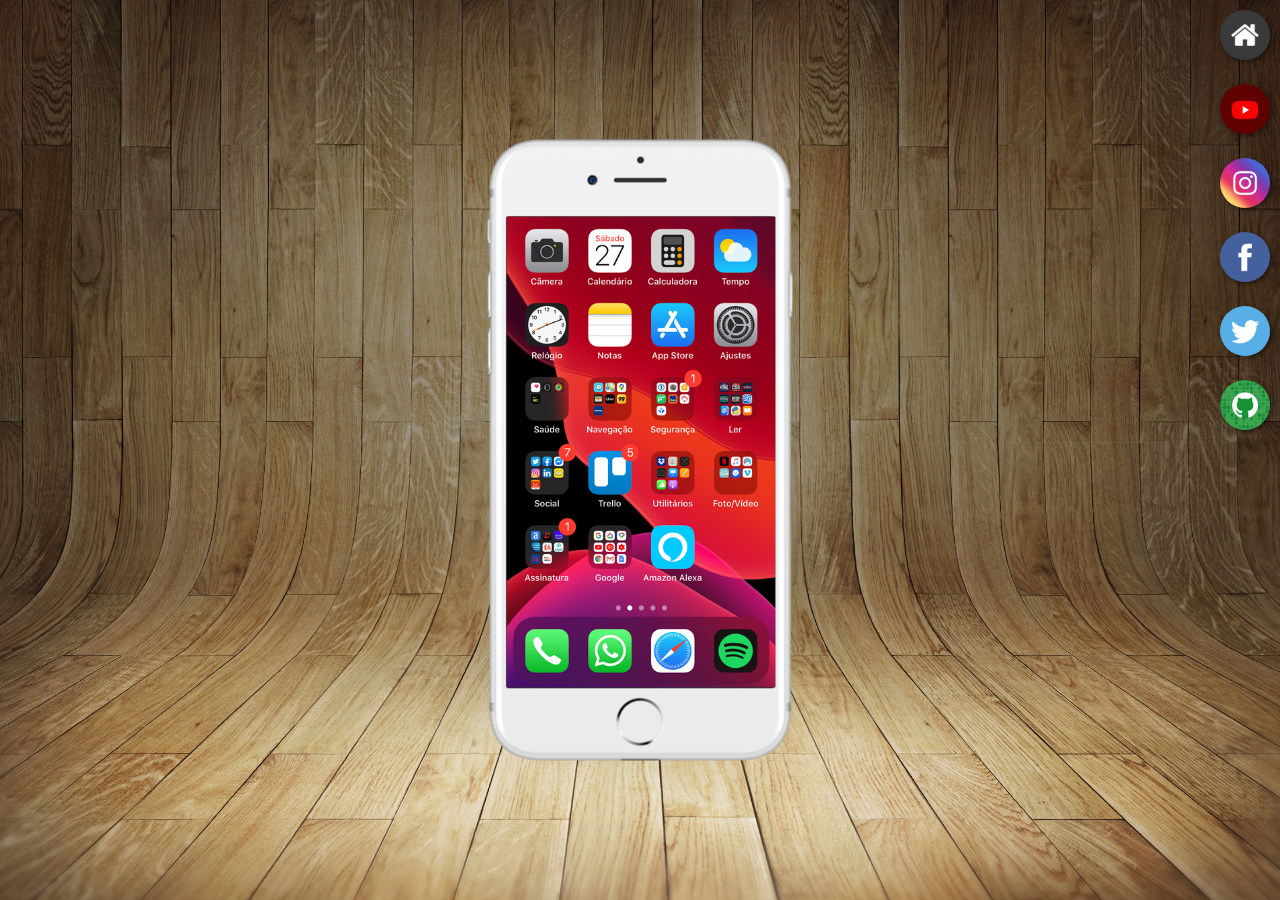
<file: index.html>
<!DOCTYPE html>
<html lang="pt-br">
<head>
    <meta charset="UTF-8">
    <meta http-equiv="X-UA-Compatible" content="IE=edge">
    <meta name="viewport" content="width=device-width, initial-scale=1.0">
    <link rel="shortcut icon" href="favicon.ico" type="image/x-icon">
    <title>Projeto Redes Sociais</title>
    <link rel="stylesheet" href="estilos/style.css">
</head>
<body>
    <main>
        <section id="telefone">
            <iframe src="home.html" name="tela" id="tela" frameborder="0">
                Seu navegador não é compatível com isso.
            </iframe>
        </section>
        <section id="redes-sociais">
            <a href="home.html" target="tela"><img src="imagens/logo-home.jpg" alt="Home"></a> <br>
            <a href="youtube.html" target="tela"><img src="imagens/logo-youtube.jpg" alt="Youtube"></a> <br>
            <a href="instagram.html" target="tela"><img src="imagens/logo-instagram.jpg" alt="Instagram"></a> <br>
            <a href="facebook.html" target="tela"><img src="imagens/logo-facebook.jpg" alt="Facebook"></a> <br>
            <a href="twitter.html" target="tela"><img src="imagens/logo-twitter.jpg" alt="Twitter"></a> <br>
            <a href="github.html" target="tela"><img src="imagens/logo-github.jpg" alt="Github"></a>
        </section>
    </main>
</body>
</html>
</file>
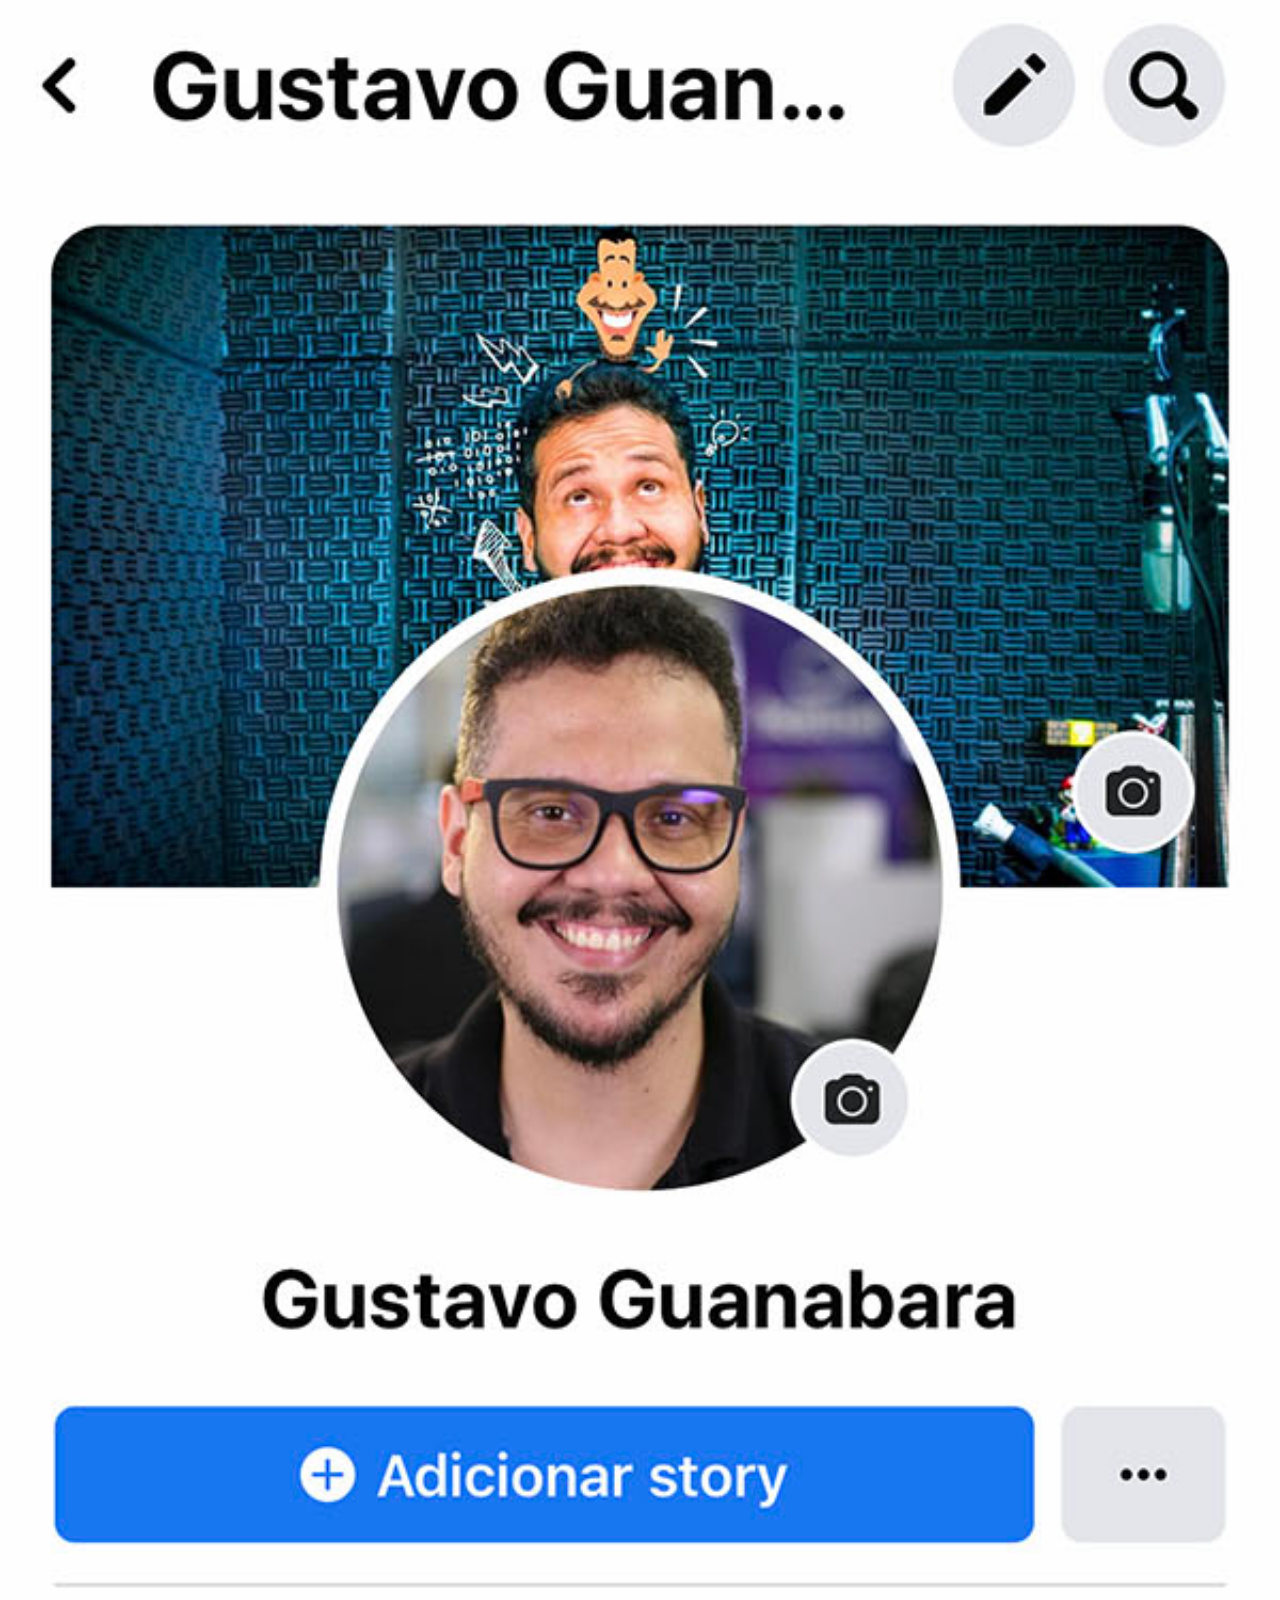
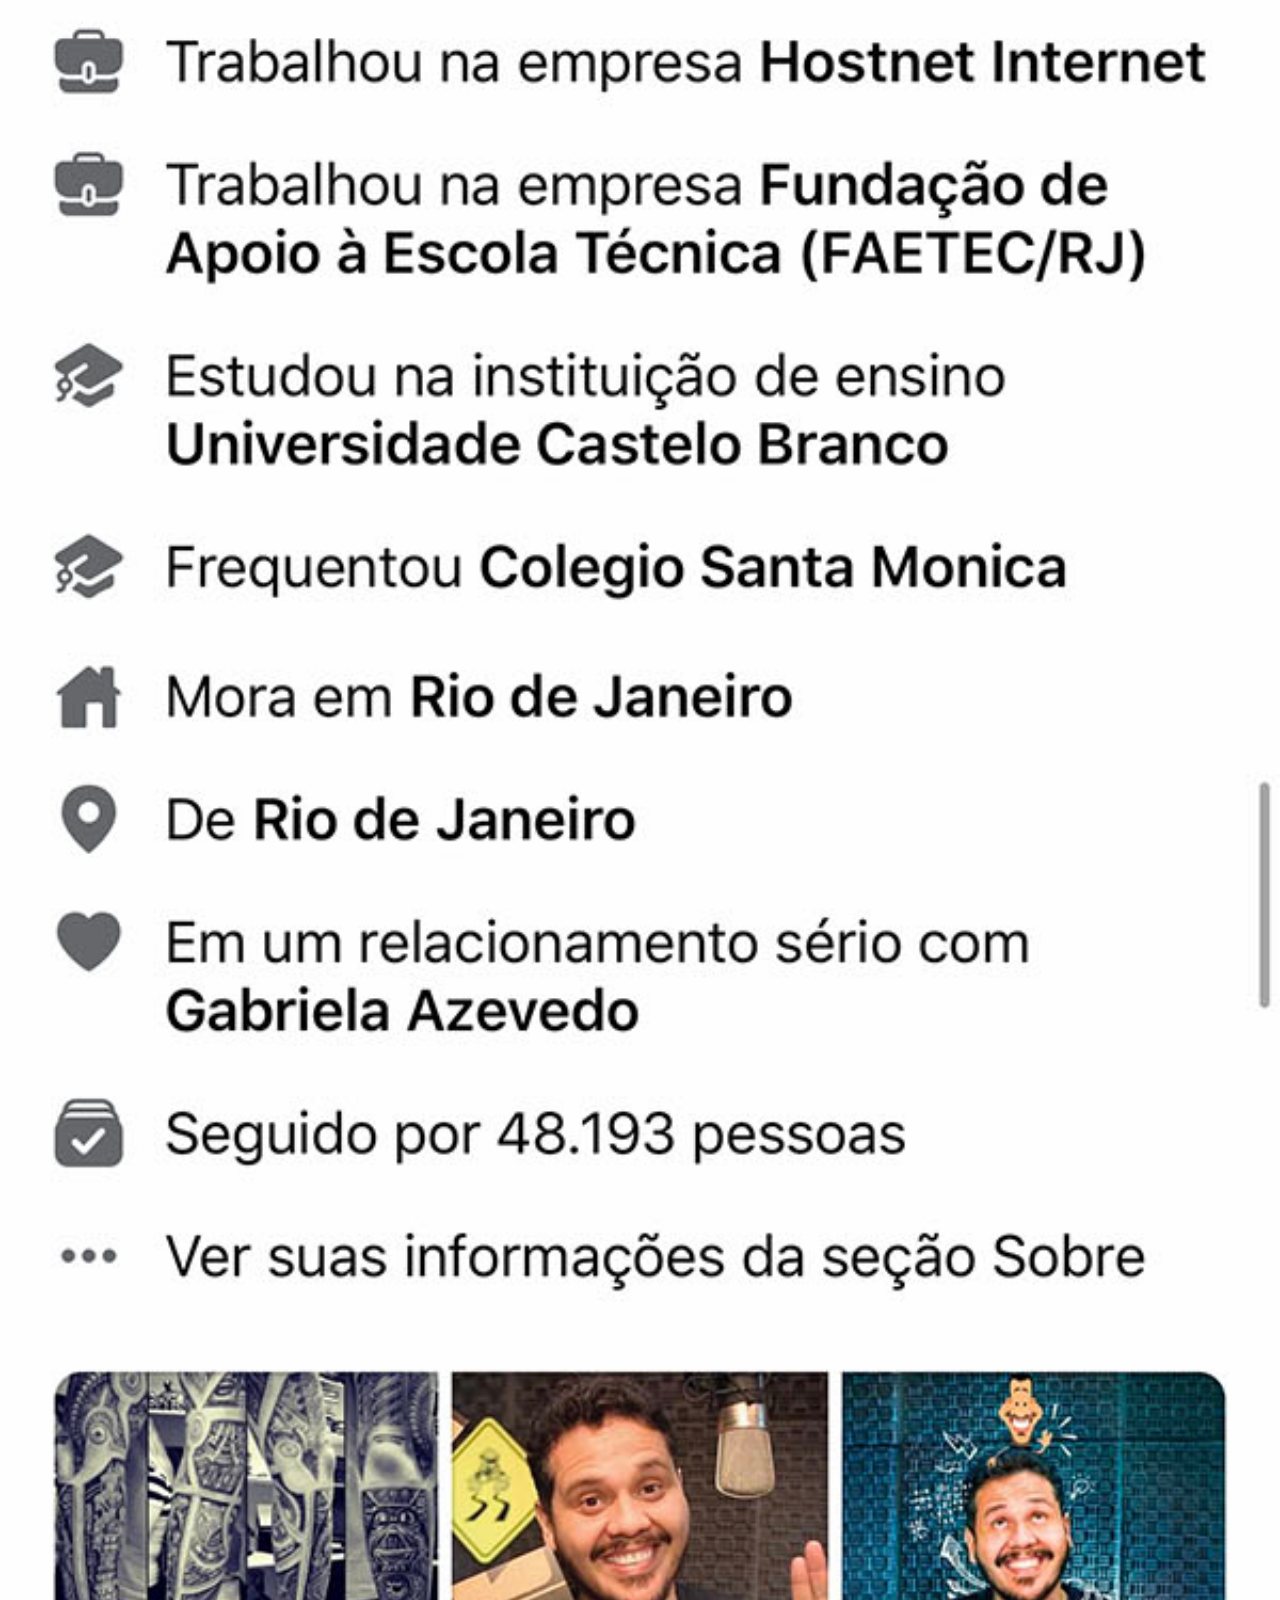
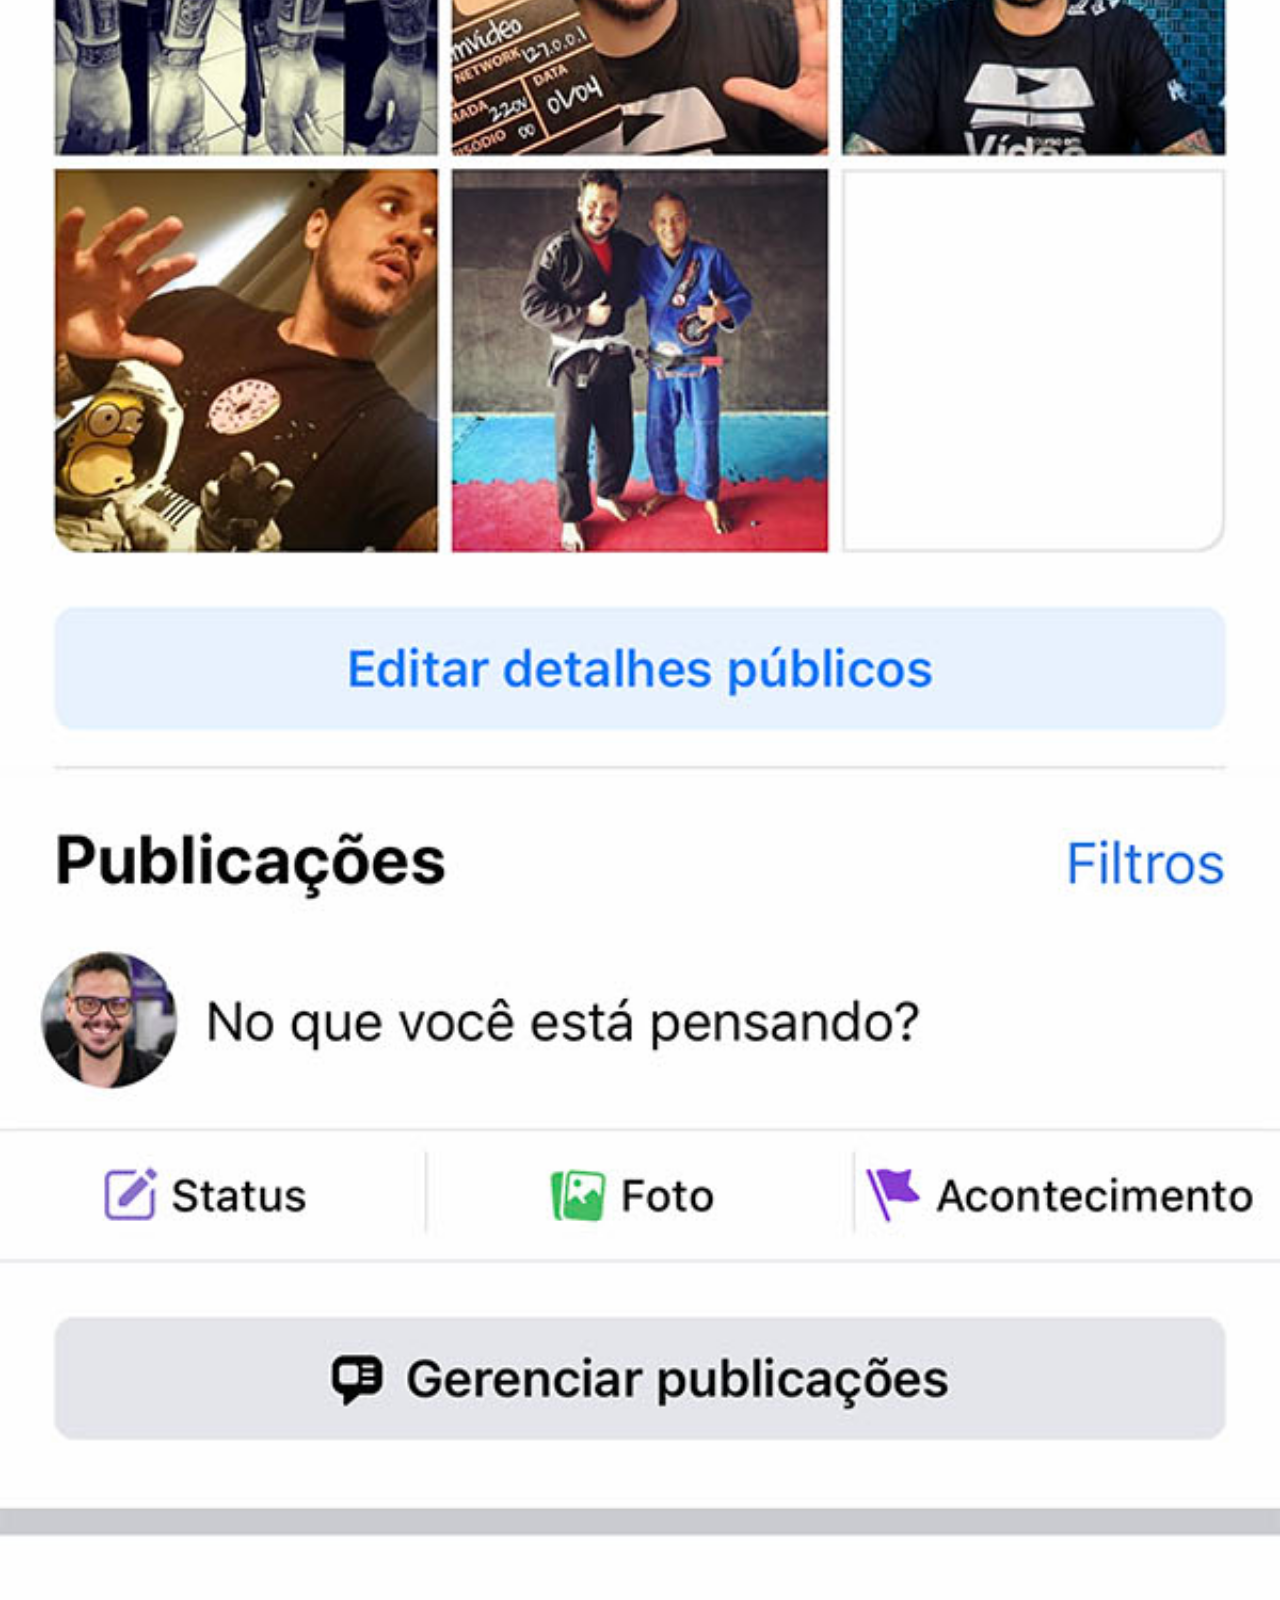
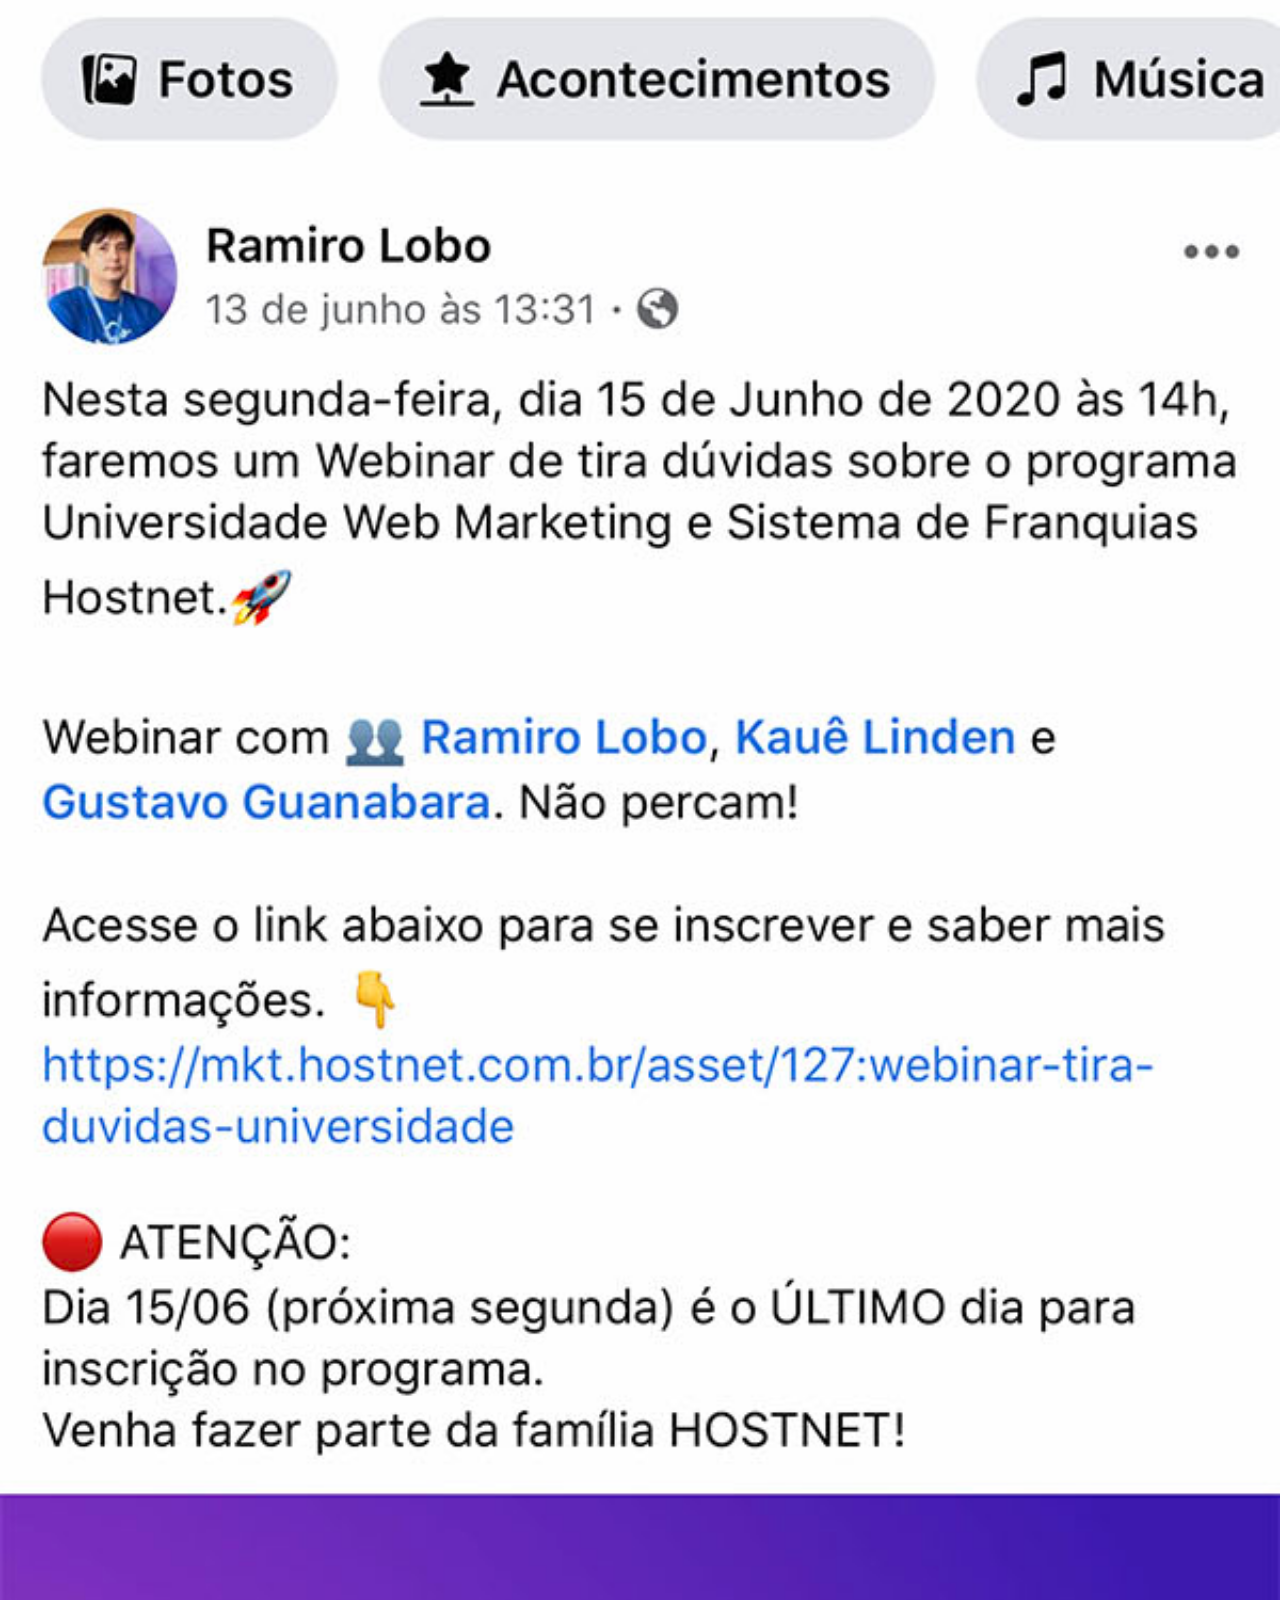
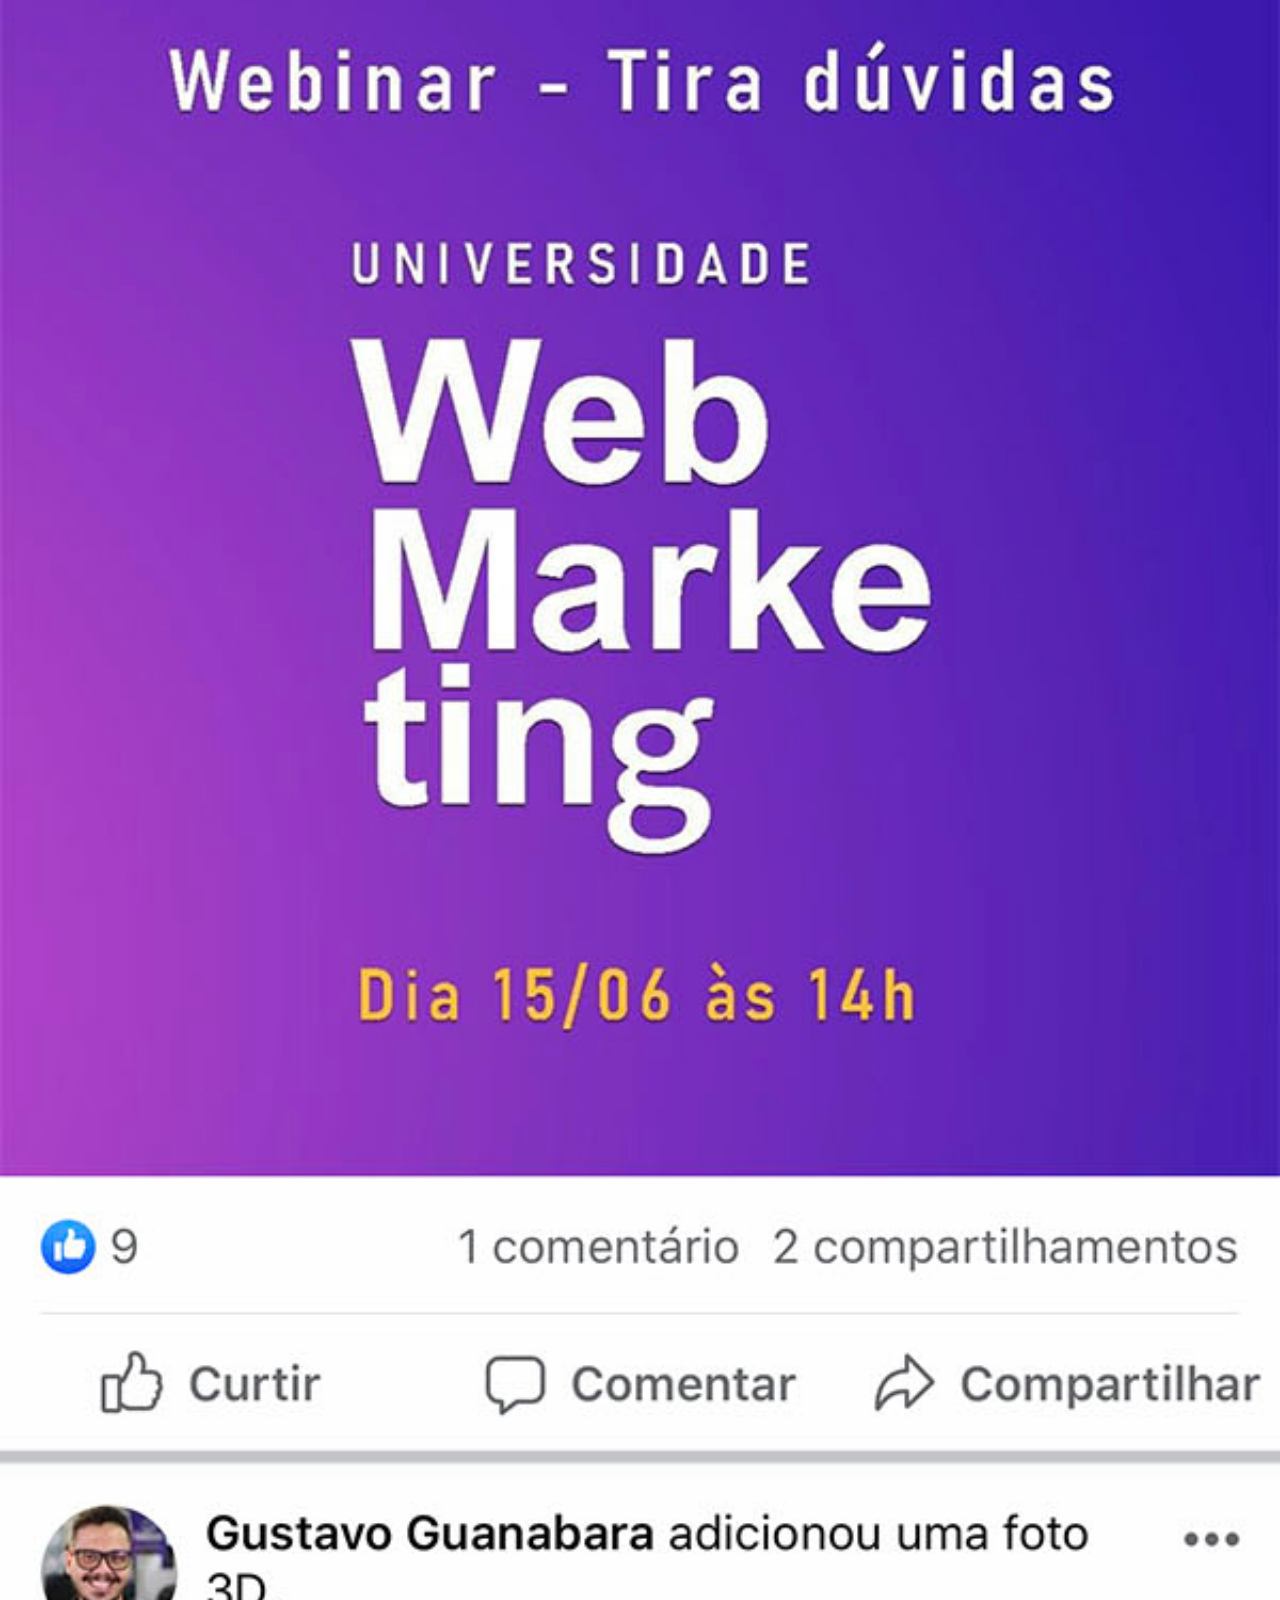
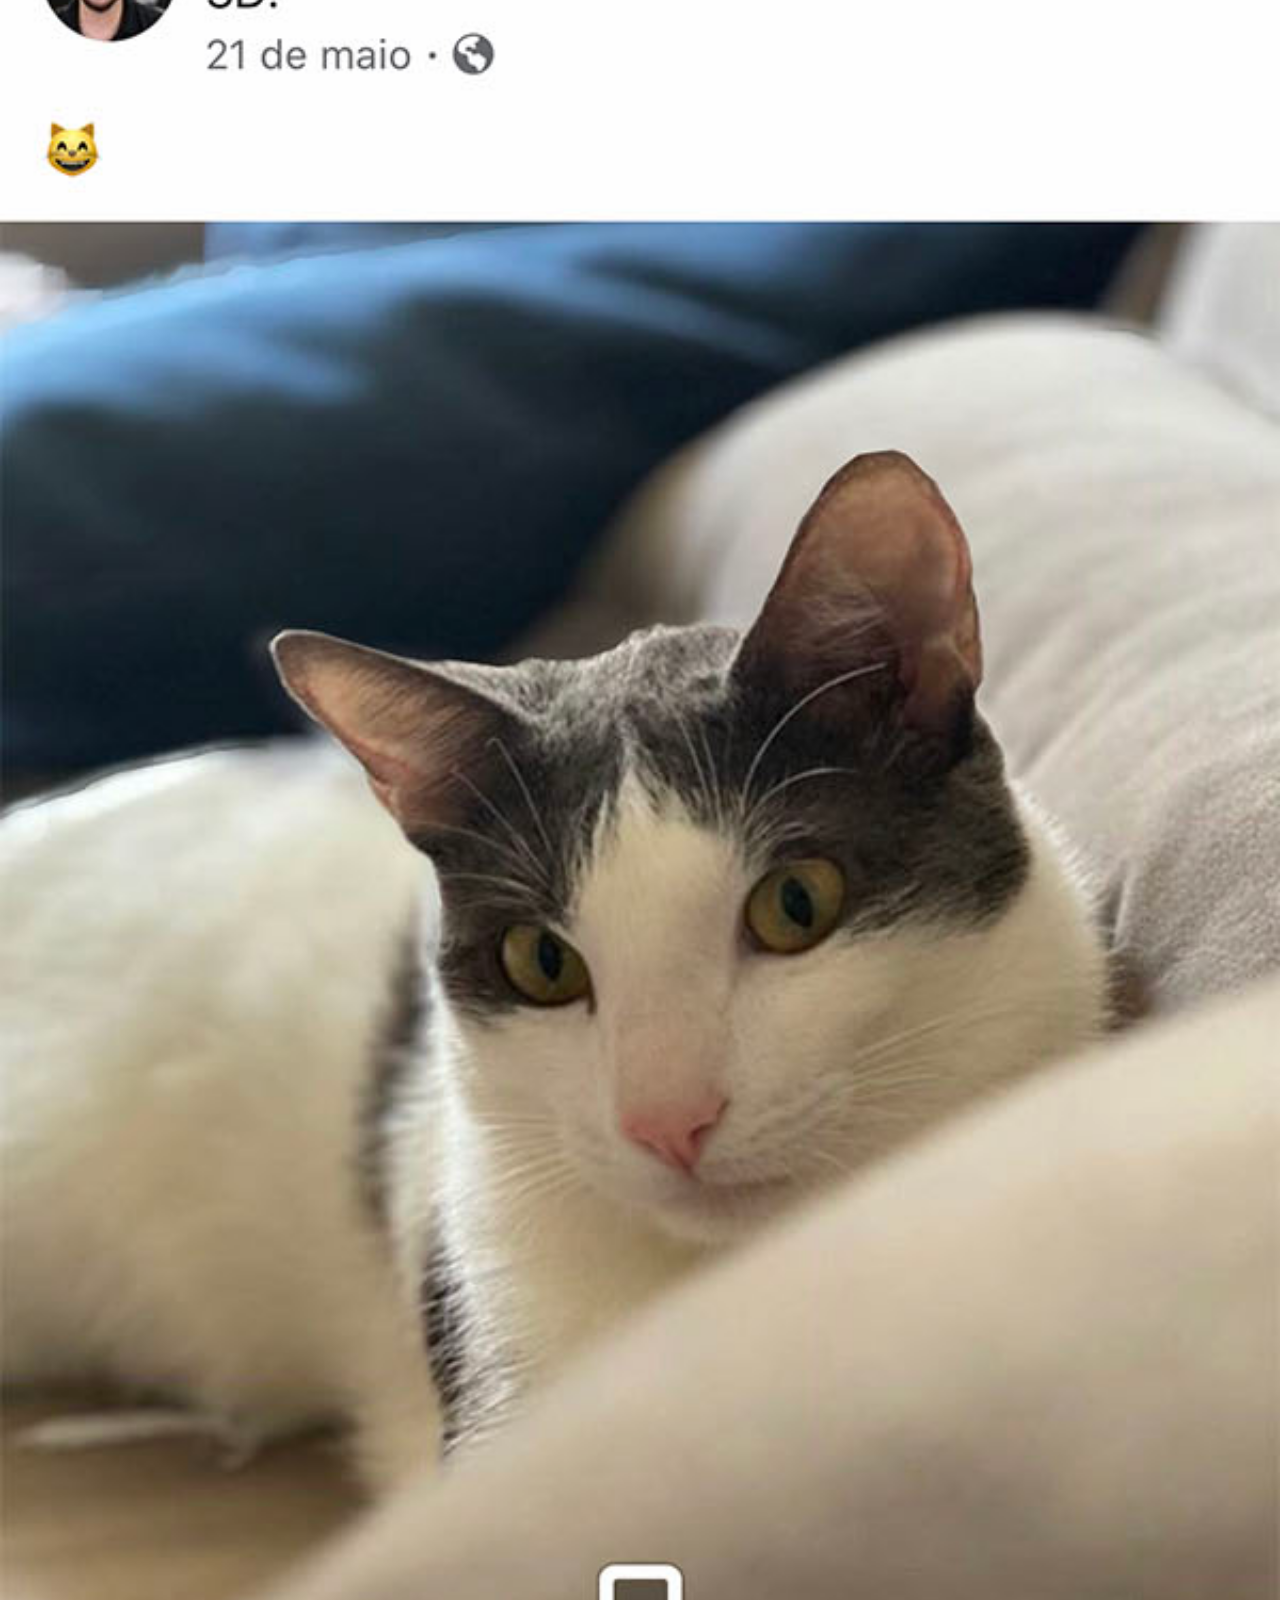
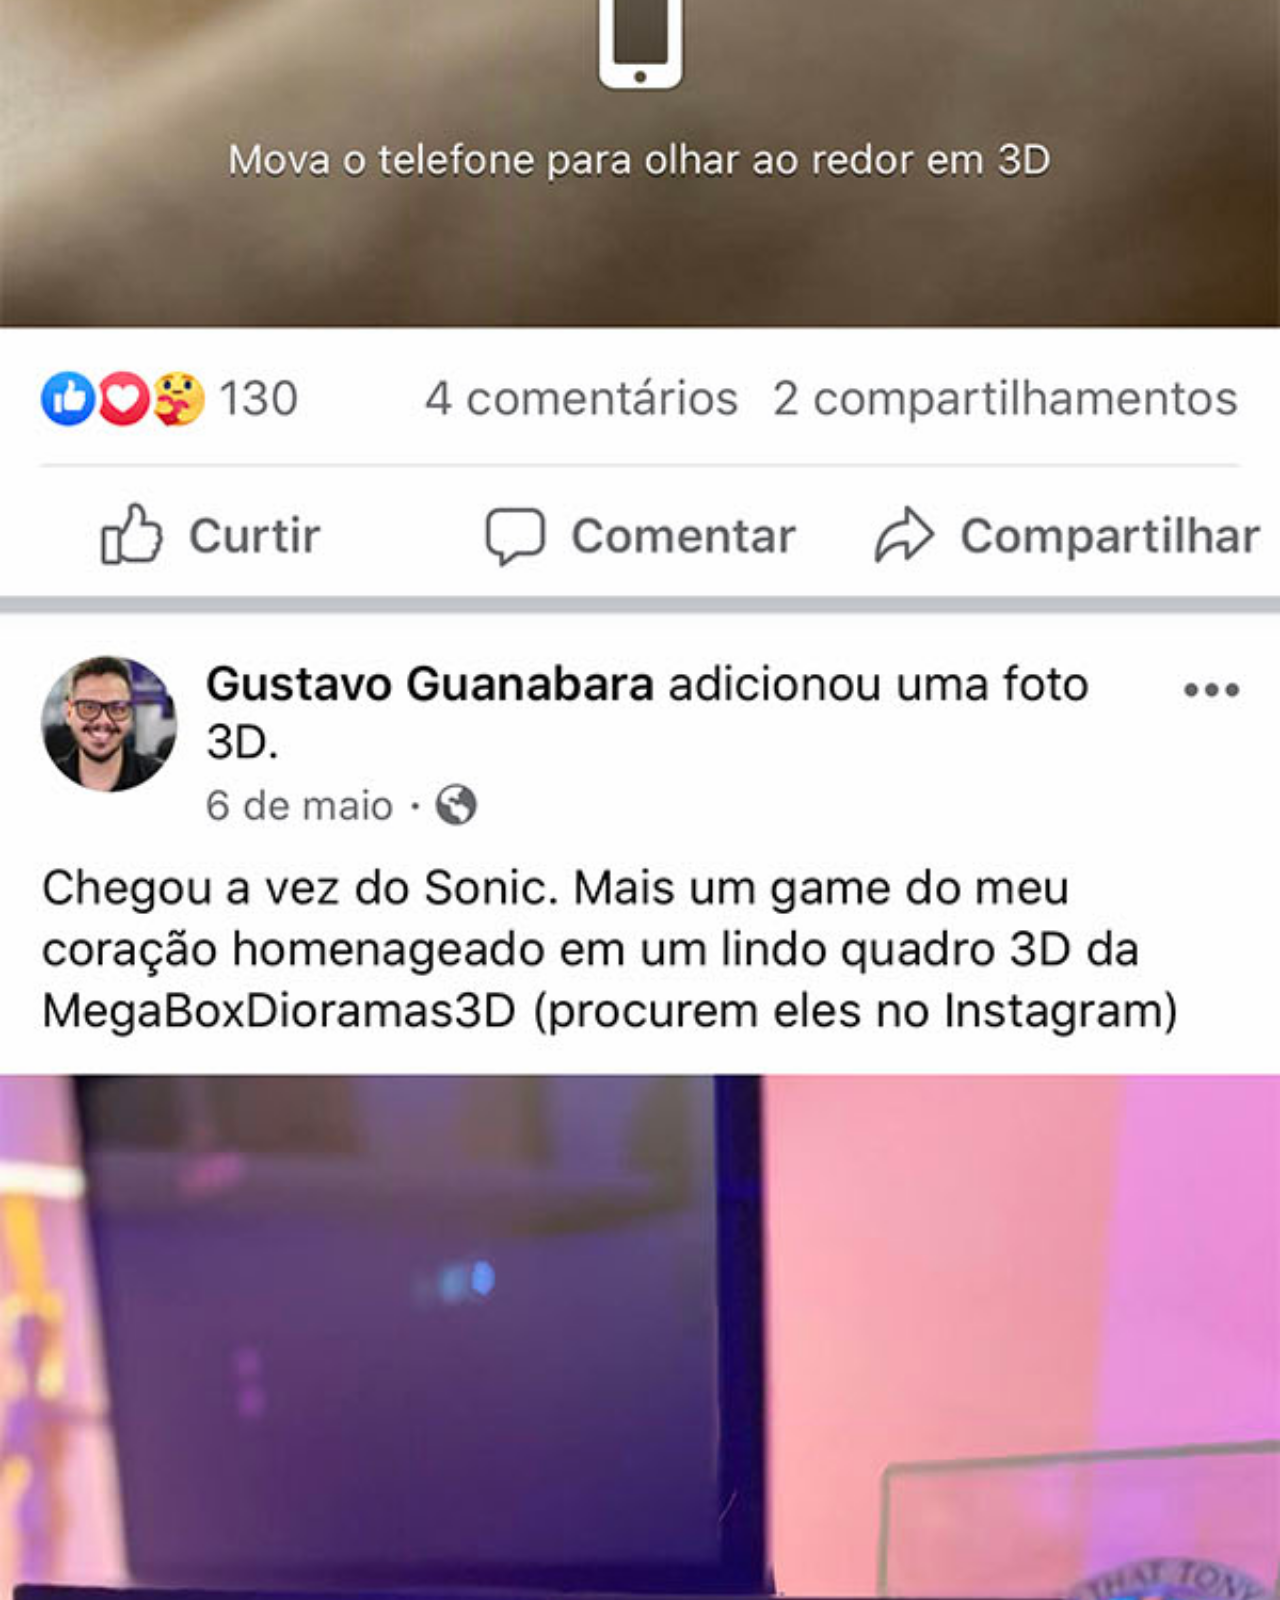
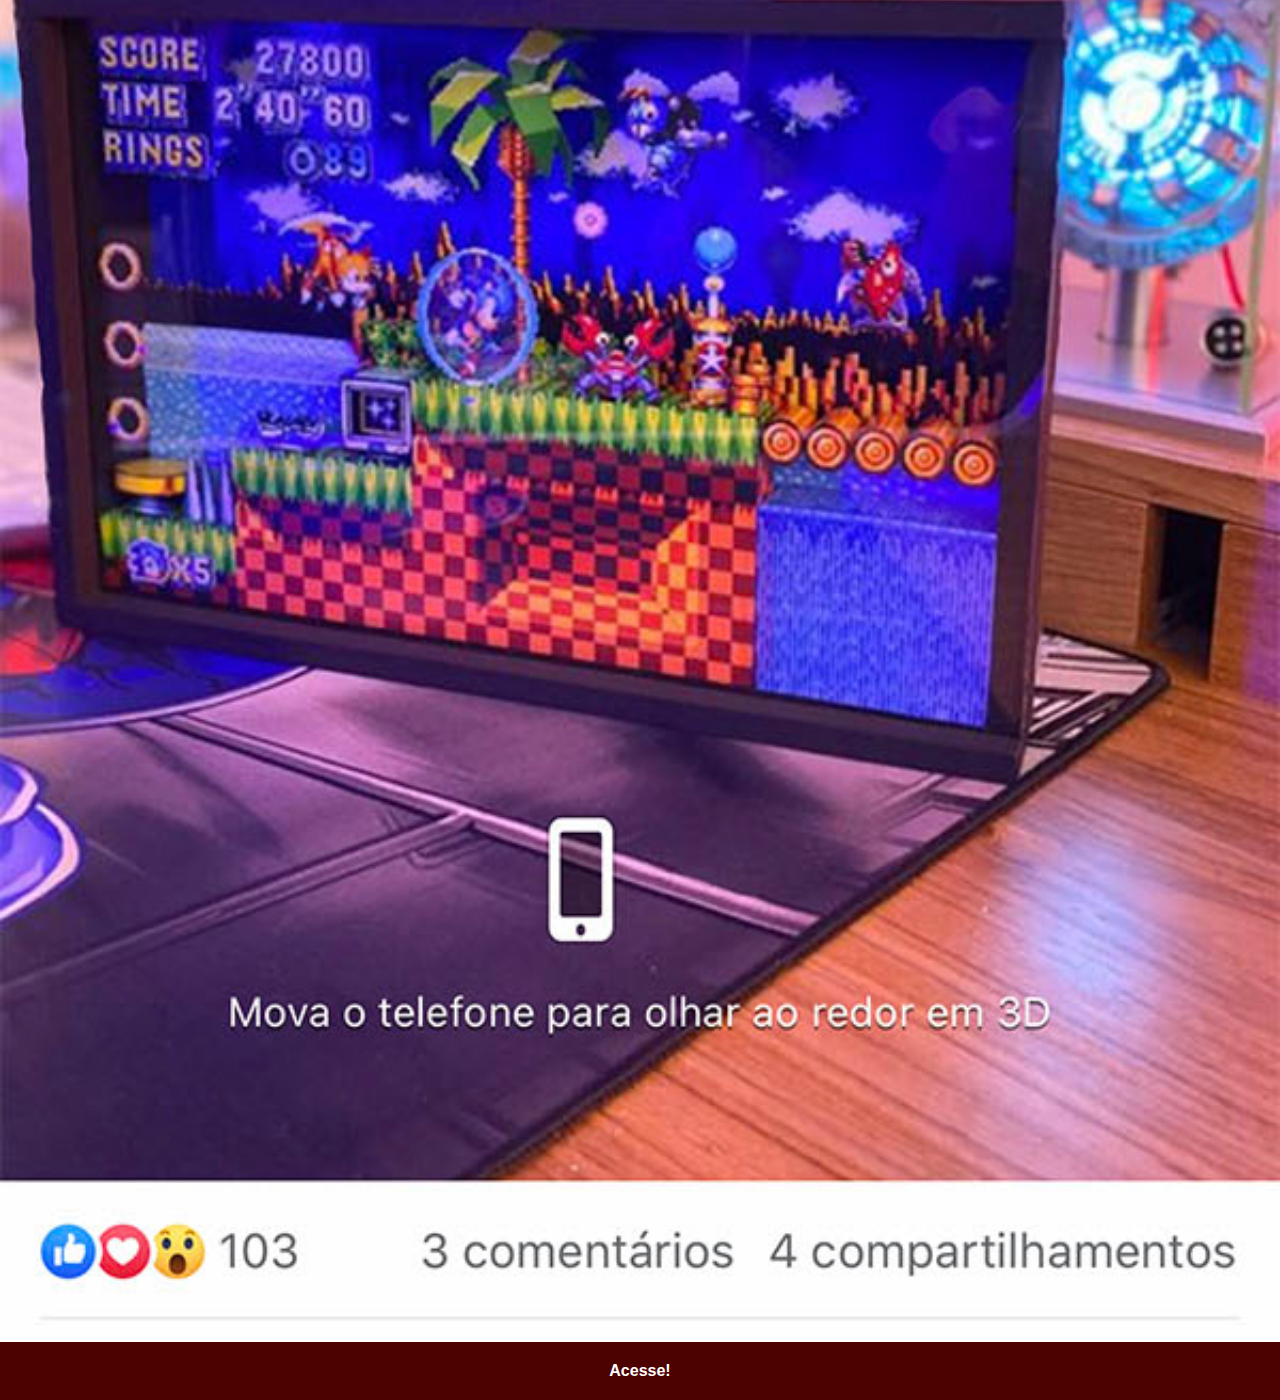
<file: facebook.html>
<!DOCTYPE html>
<html lang="pt-br">
<head>
    <meta charset="UTF-8">
    <meta http-equiv="X-UA-Compatible" content="IE=edge">
    <meta name="viewport" content="width=device-width, initial-scale=1.0">
    <title>Facebook</title>
    <link rel="stylesheet" href="estilos/social.css">
</head>
<body>
    <img src="imagens/tela-facebook.jpg" alt="Tela do Facebook"><a href="https://www.facebook.com/gustavoguanabara" target="_blank">Acesse!</a>
</body>
</html>
</file>
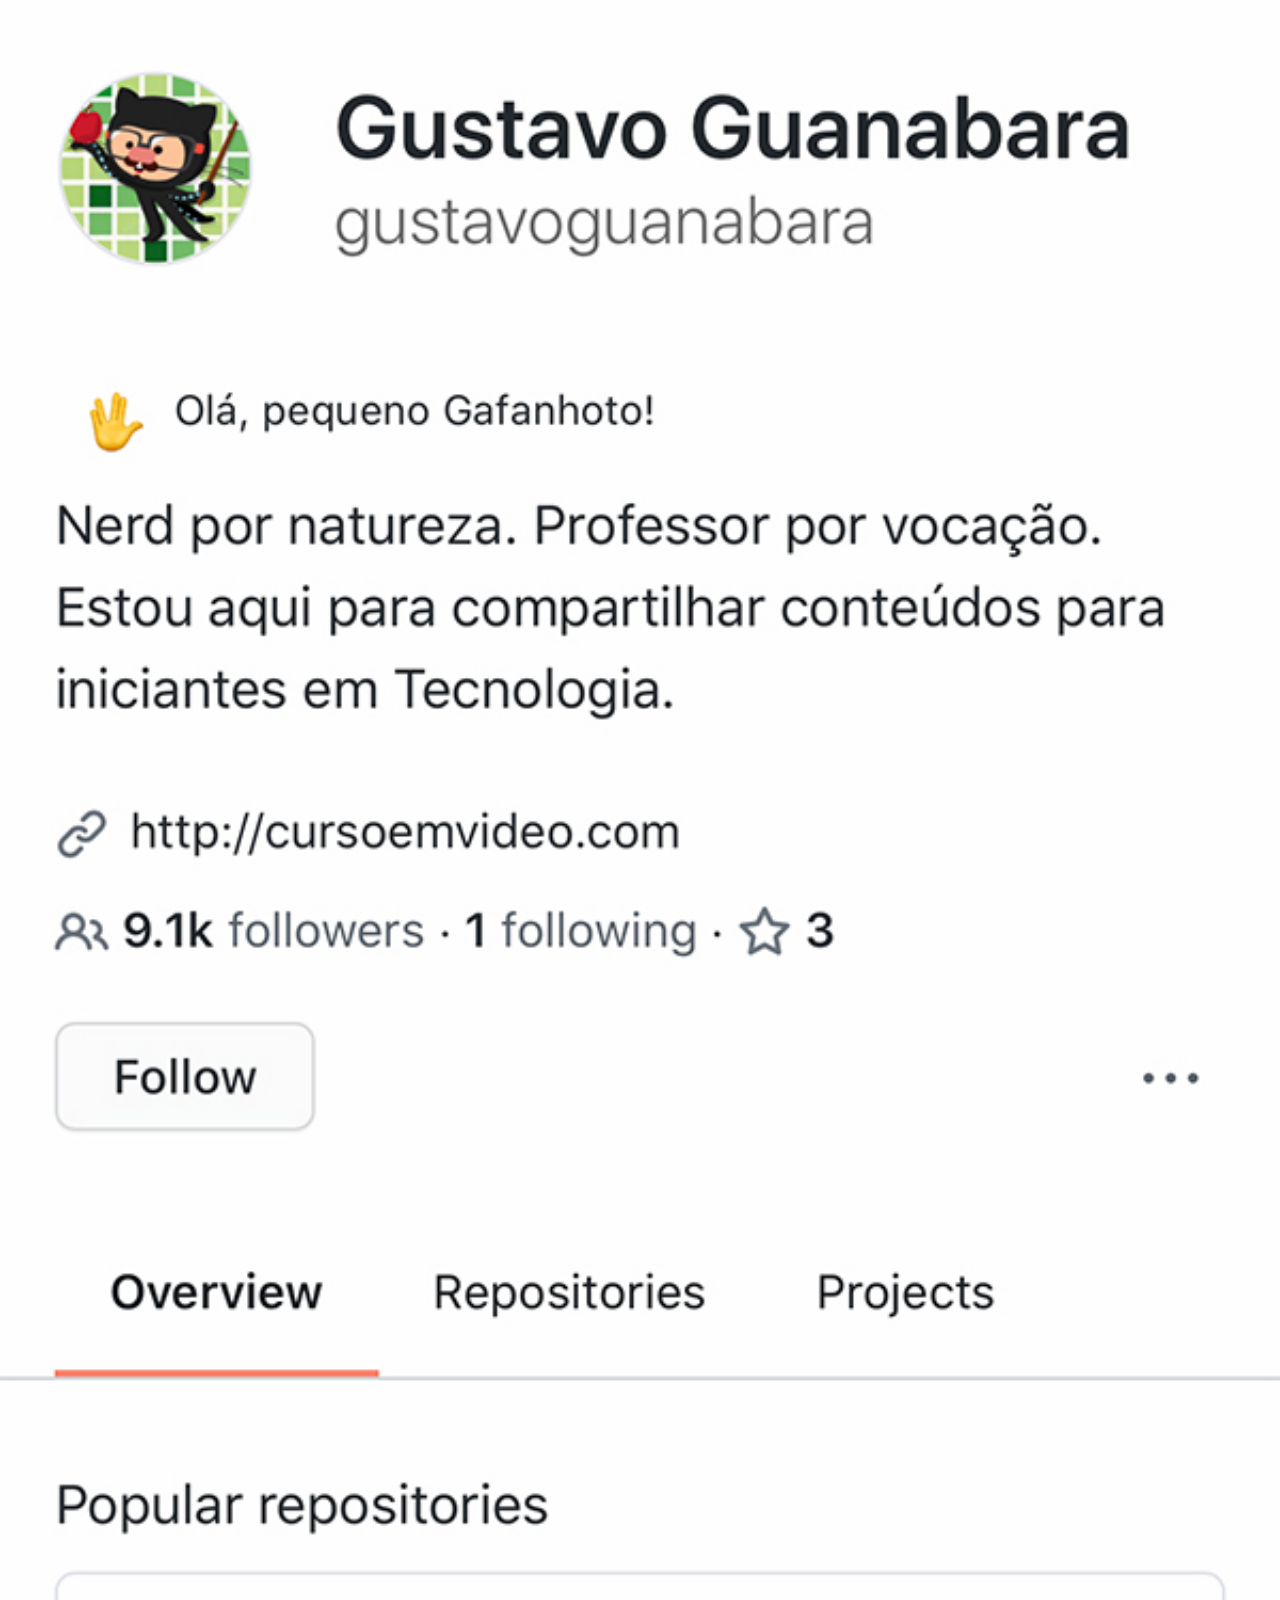
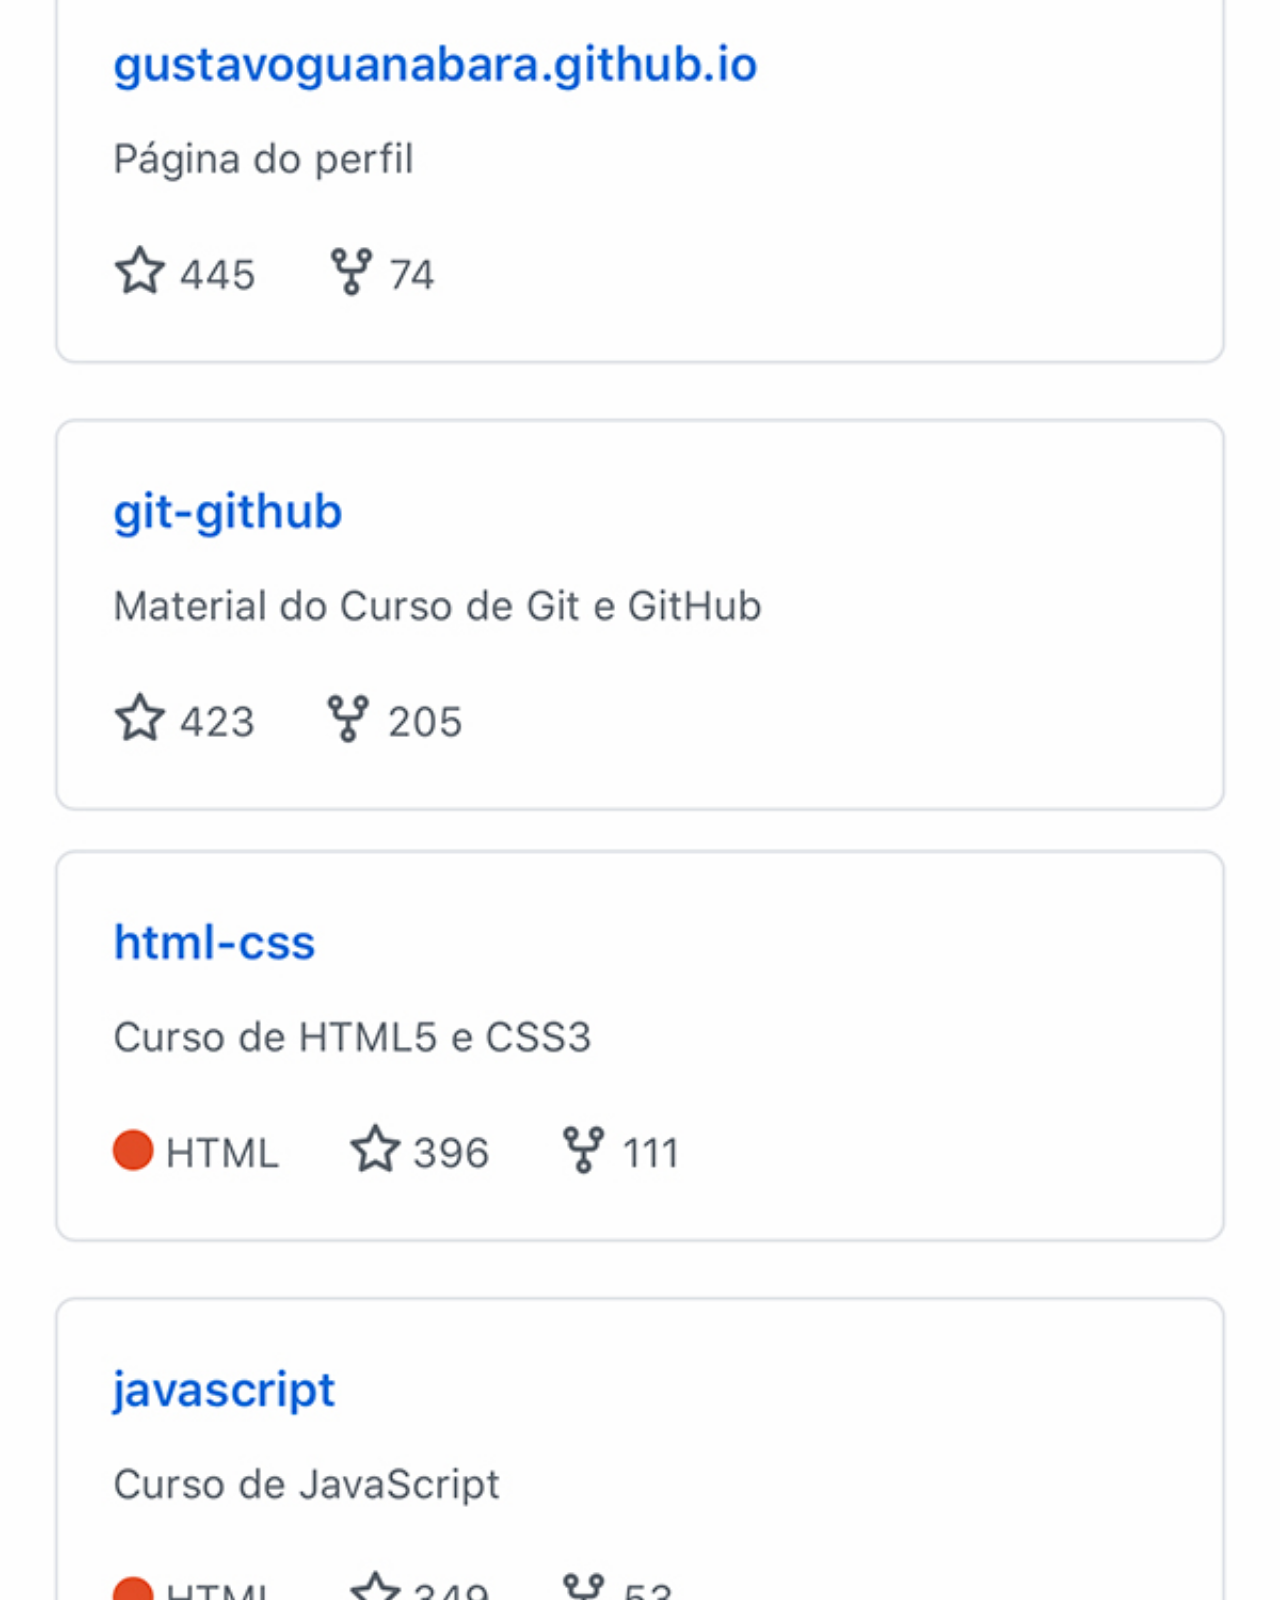
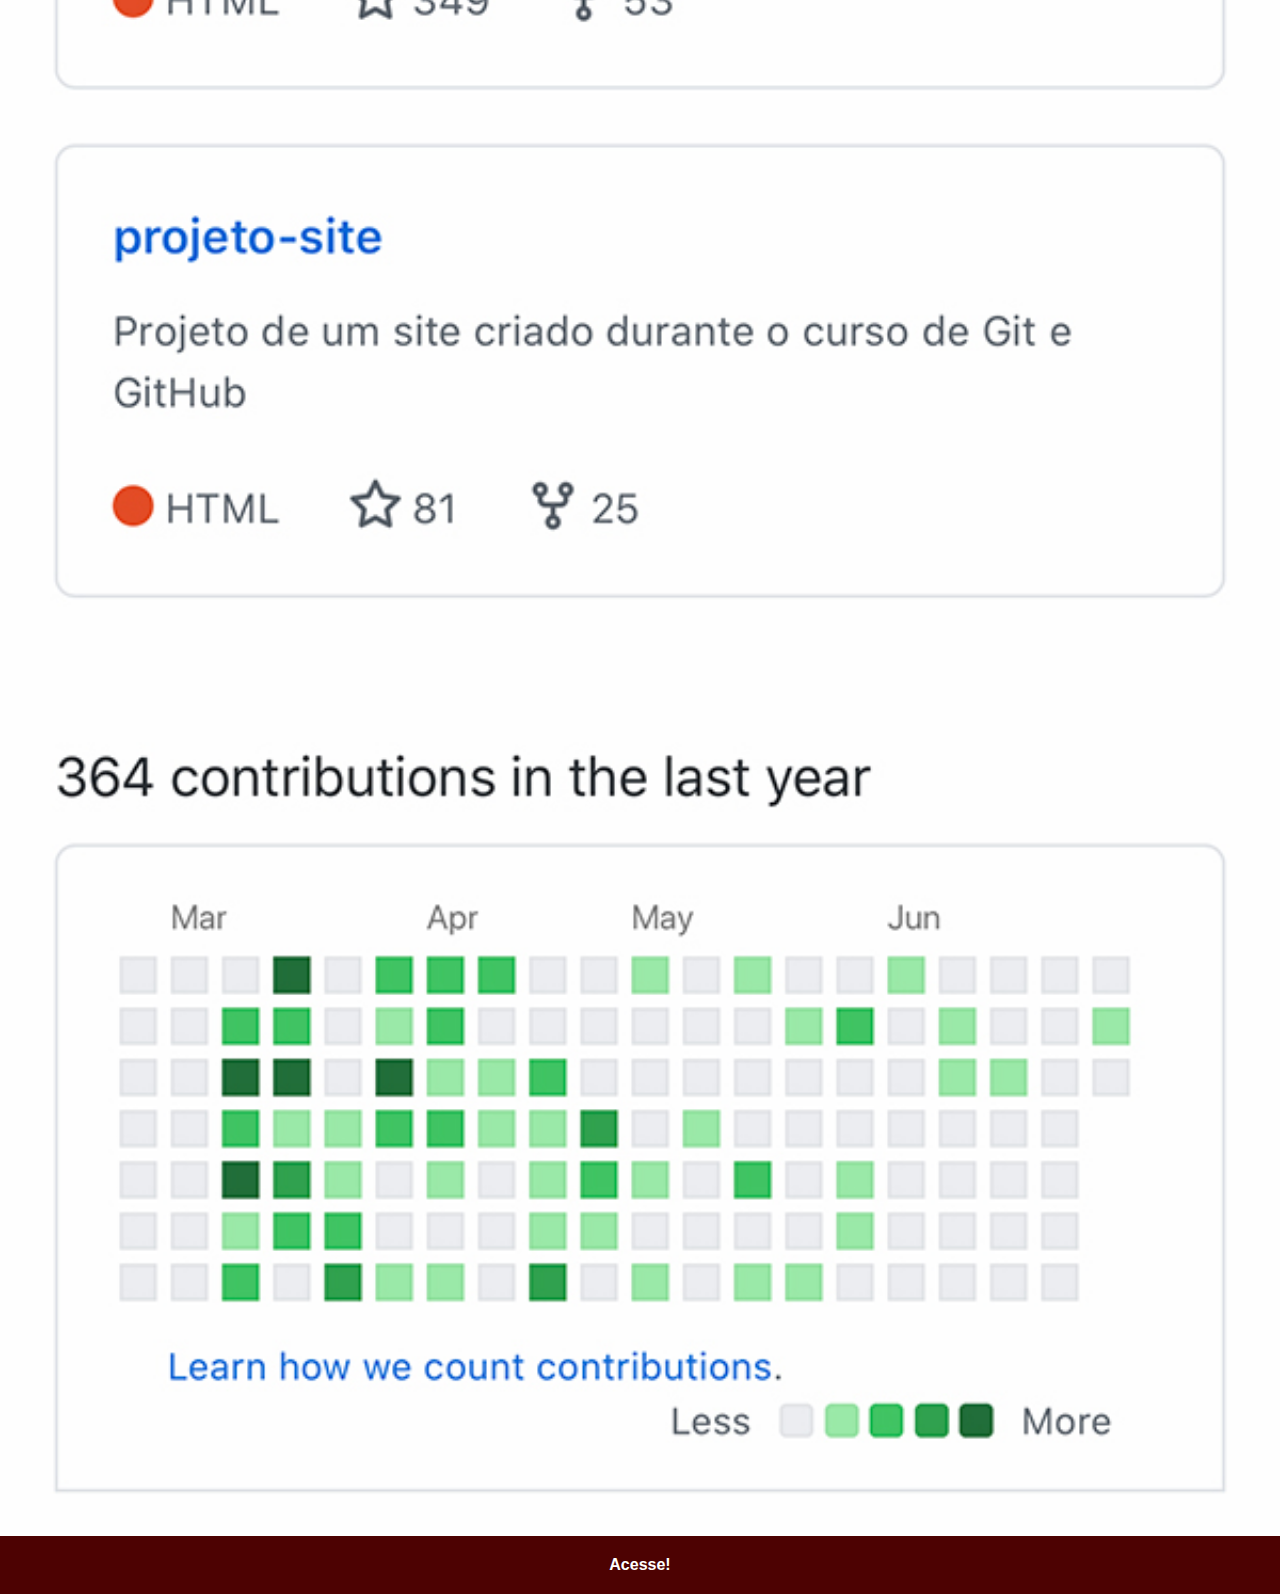
<file: github.html>
<!DOCTYPE html>
<html lang="pt-br">
<head>
    <meta charset="UTF-8">
    <meta http-equiv="X-UA-Compatible" content="IE=edge">
    <meta name="viewport" content="width=device-width, initial-scale=1.0">
    <title>Github</title>
    <link rel="stylesheet" href="estilos/social.css">
</head>
<body>
    <img src="imagens/tela-github.jpg" alt="Tela do Github"><a href="https://github.com/gustavoguanabara" target="_blank">Acesse!</a>
</body>
</html>
</file>
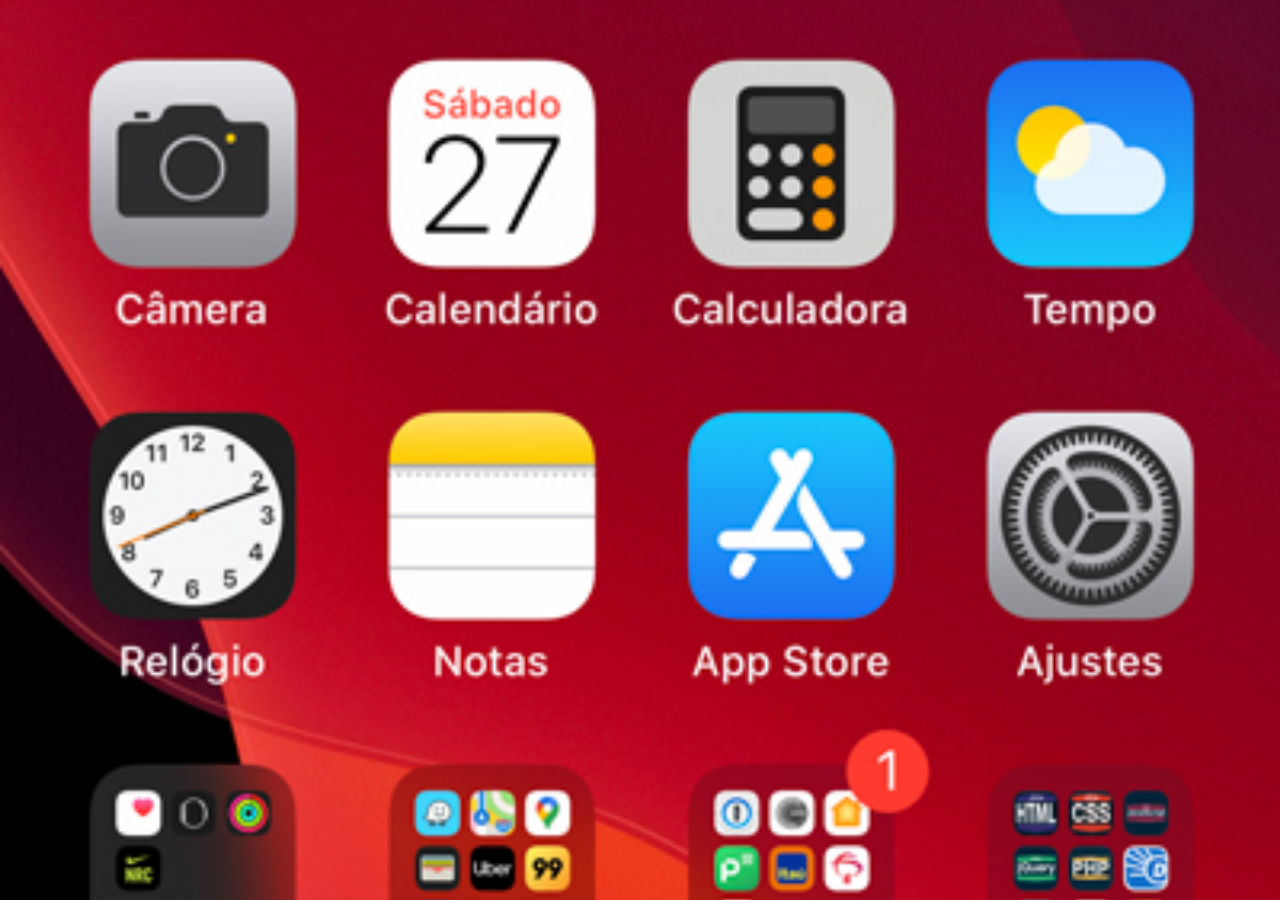
<file: home.html>
<!DOCTYPE html>
<html lang="pt-br">
<head>
    <meta charset="UTF-8">
    <meta http-equiv="X-UA-Compatible" content="IE=edge">
    <meta name="viewport" content="width=device-width, initial-scale=1.0">
    <title>Home</title>
</head>
<style>
    * {
        margin:0px;
        padding:0px;
    }

    body {
        width: 100vw;
        height: 100vh;
        background: black url('imagens/tela-home.jpg') no-repeat top center;
        background-size: cover;
    }
</style>
<body>
    
</body>
</html>
</file>
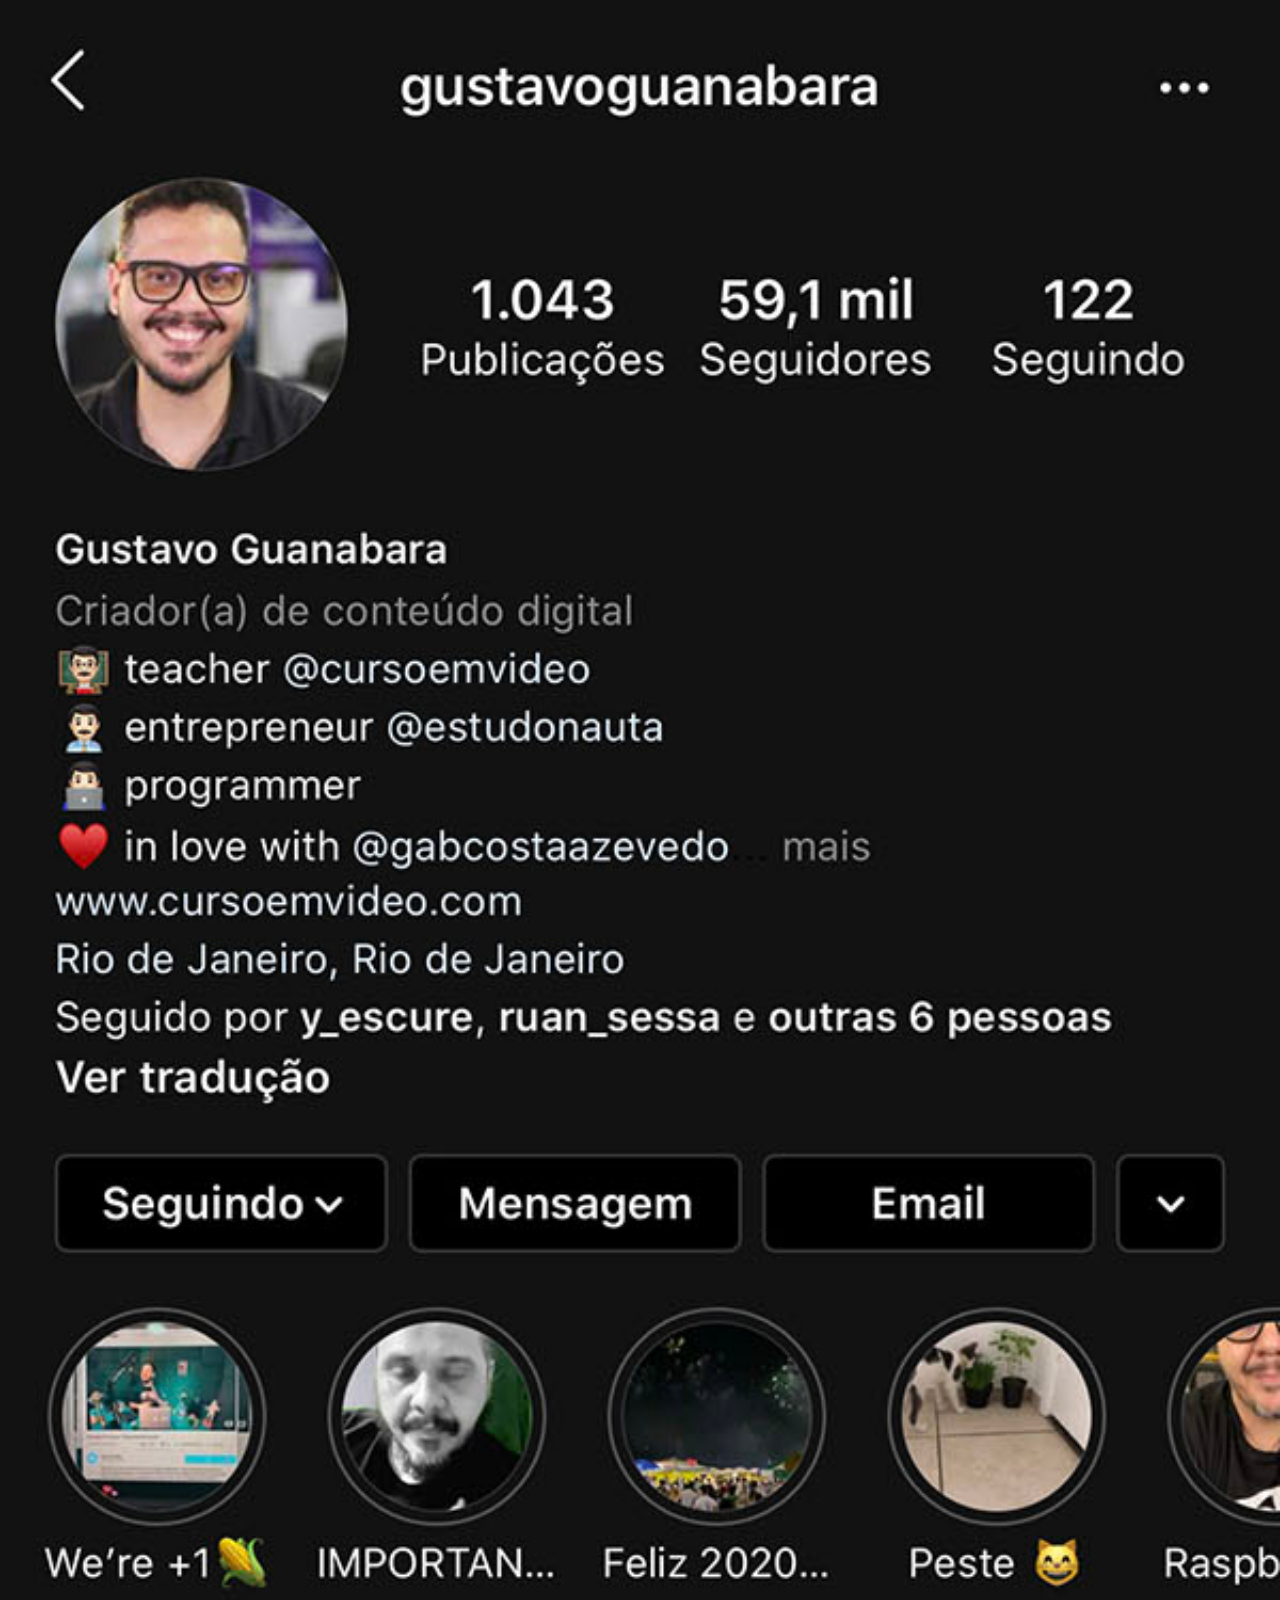
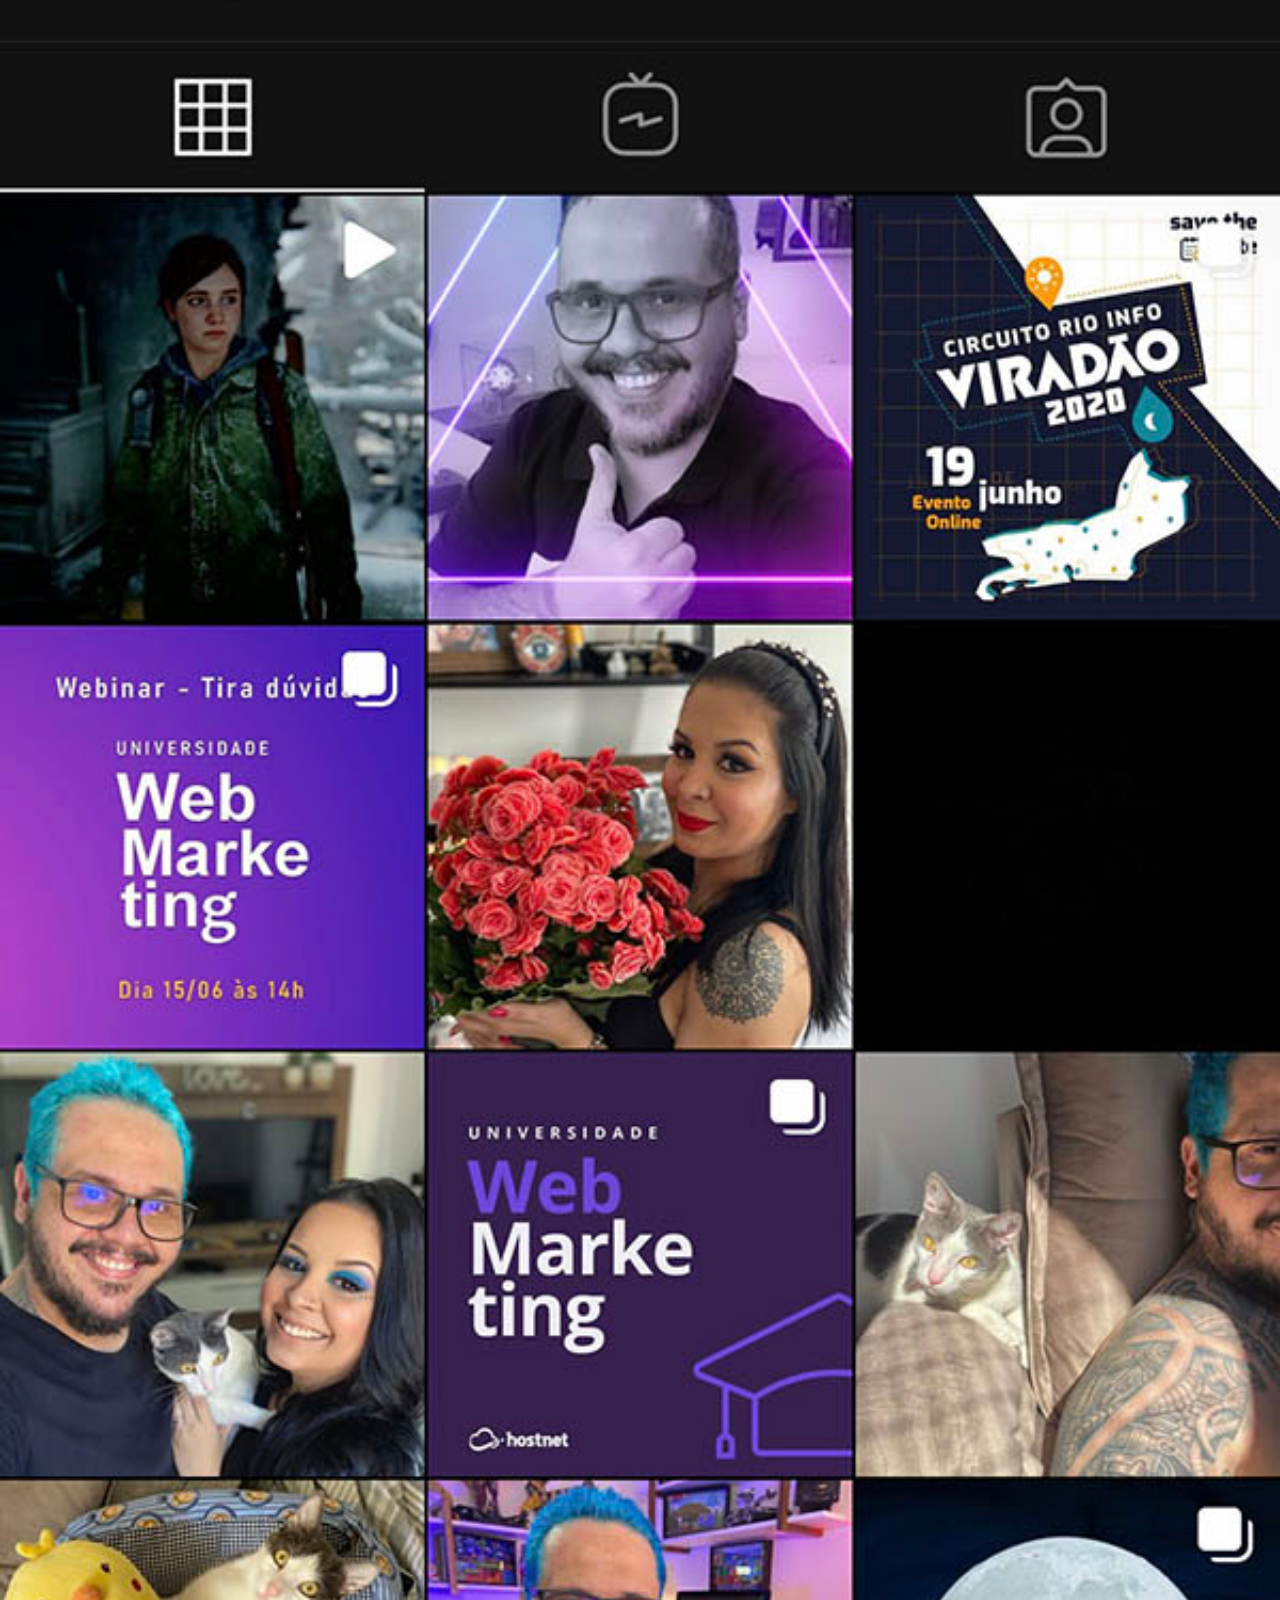
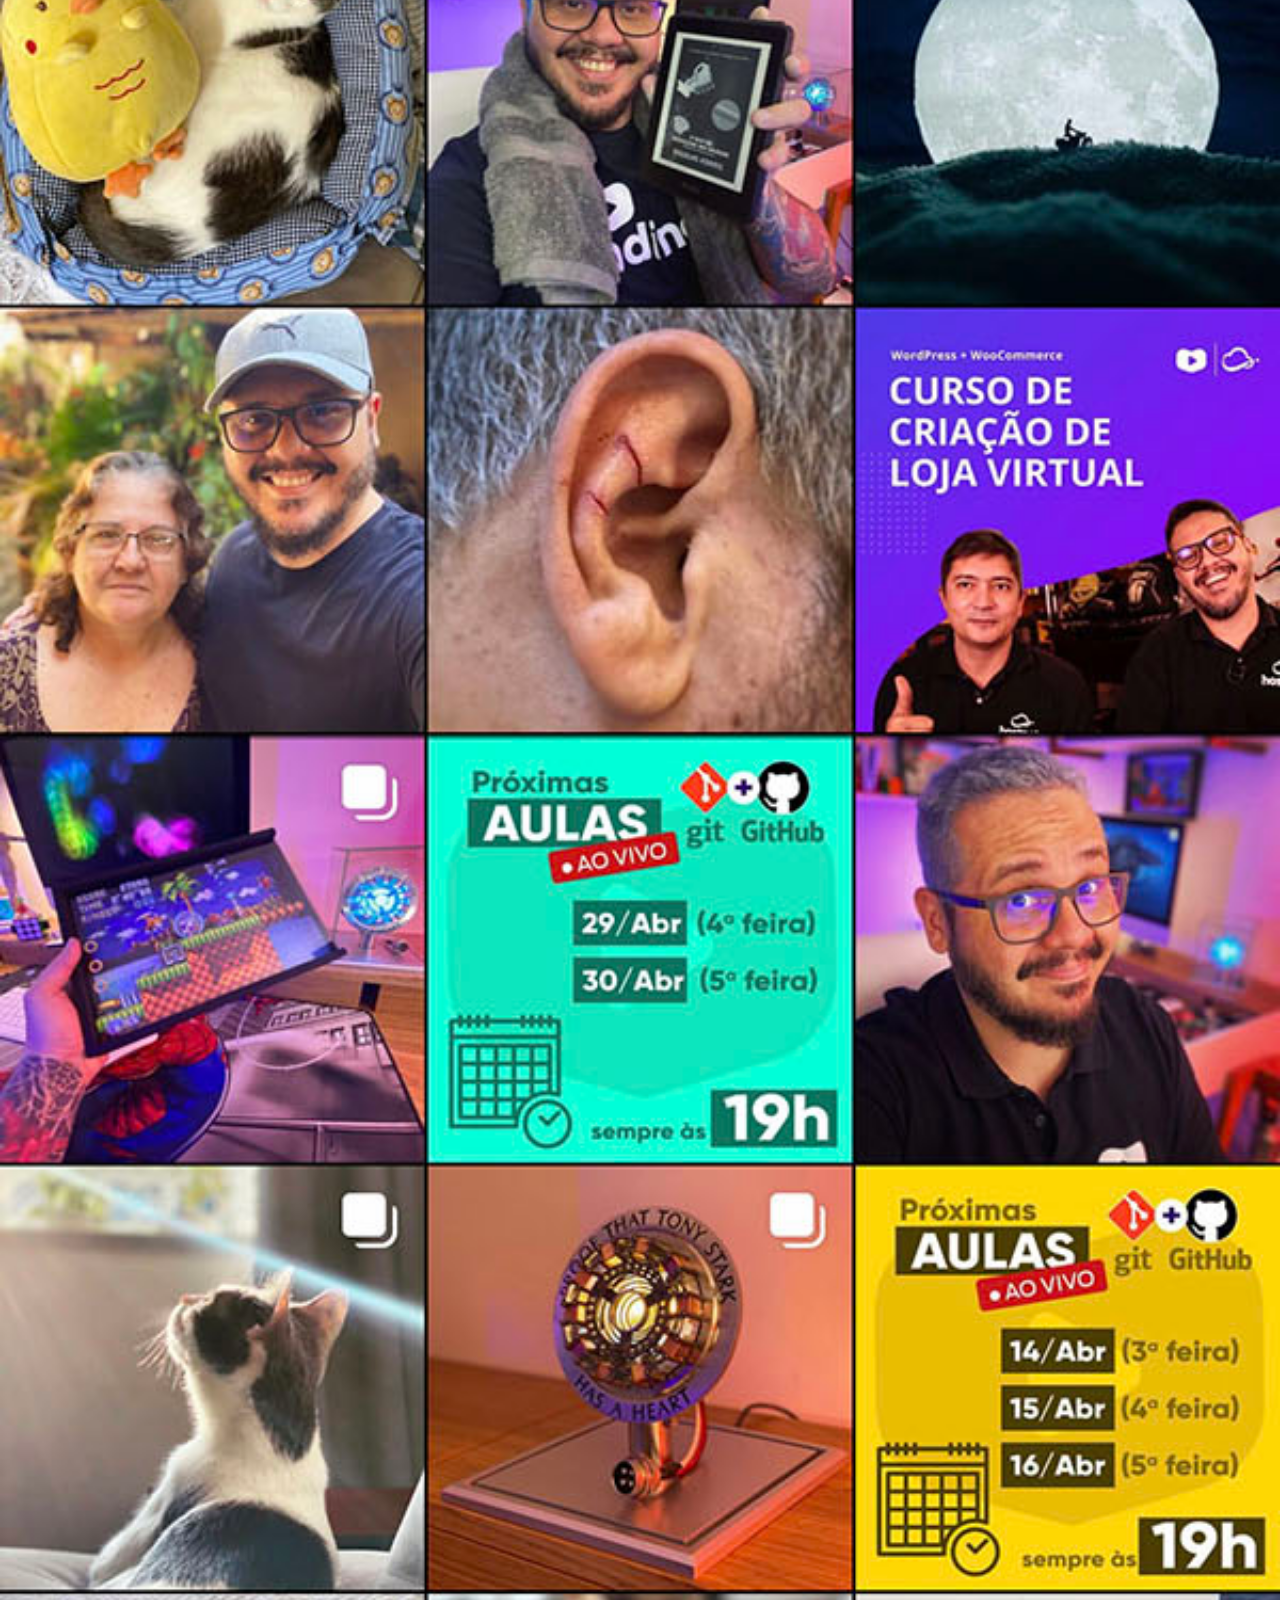
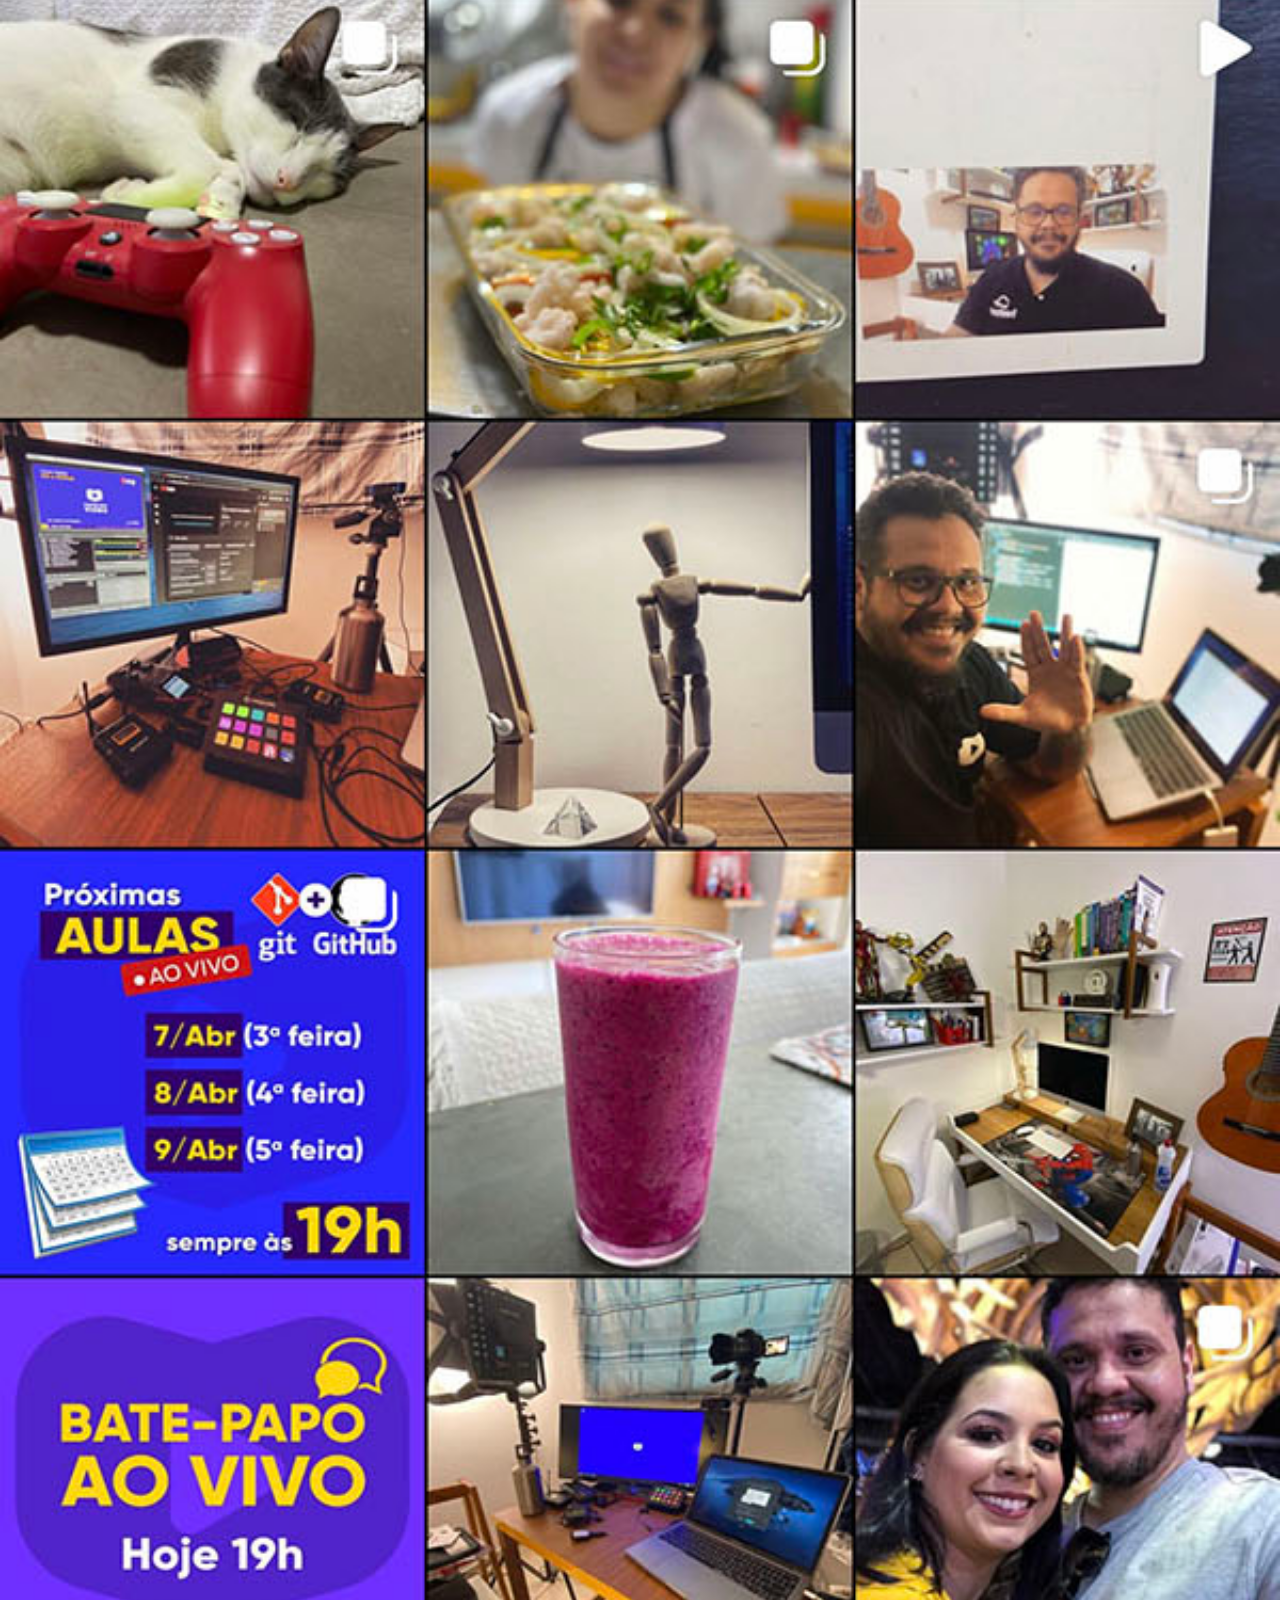
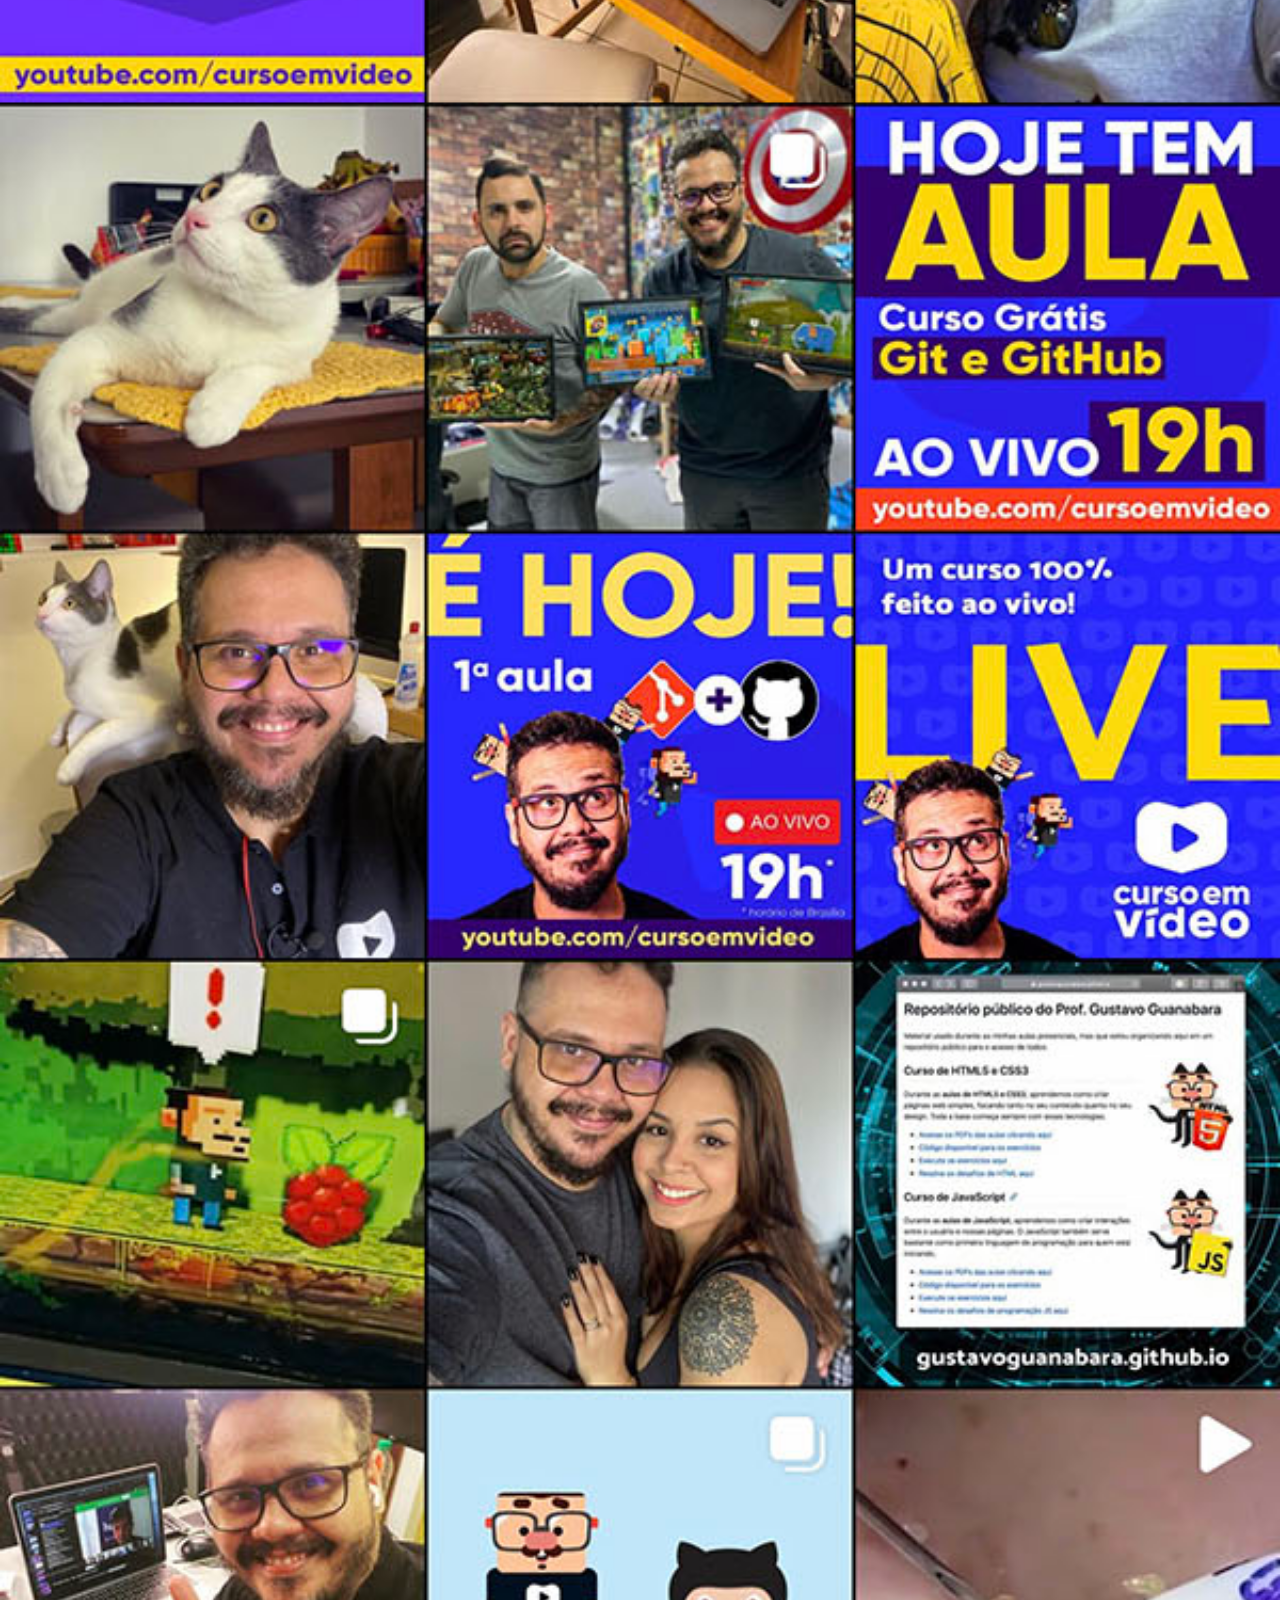
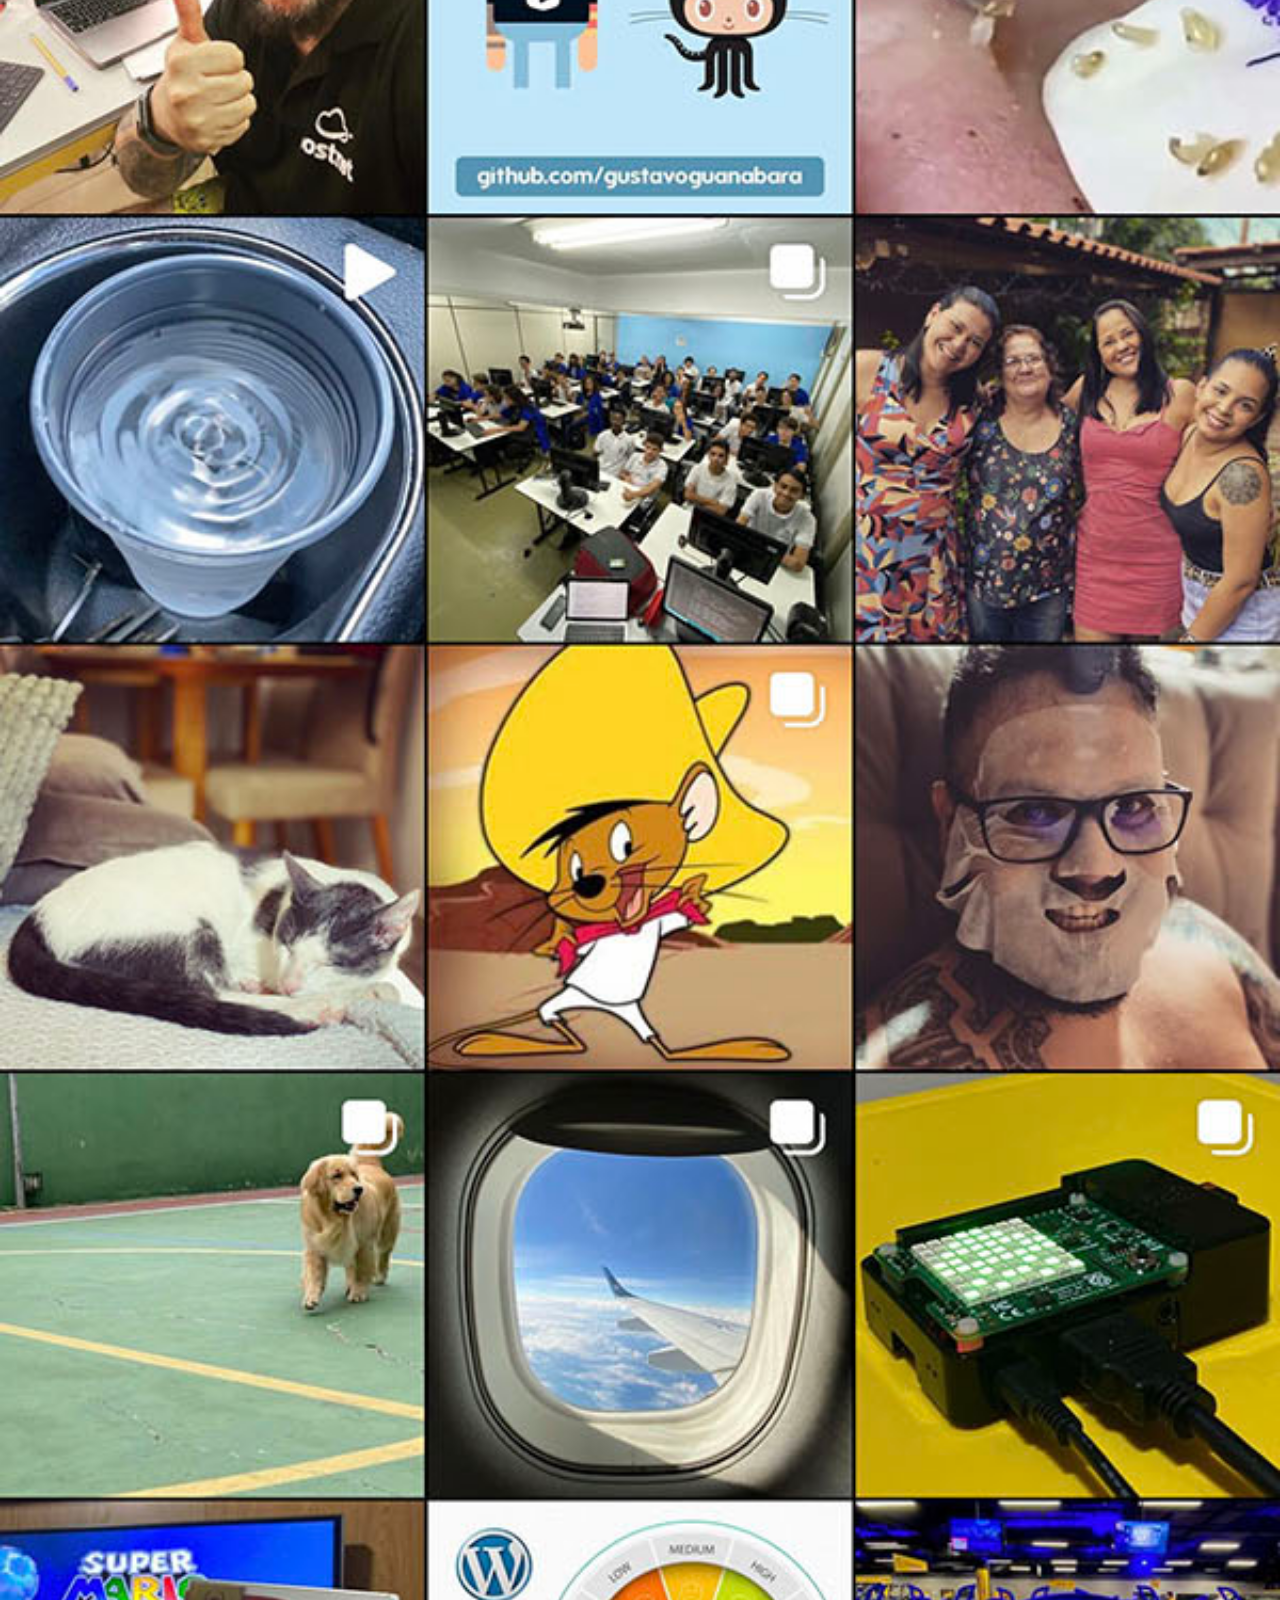
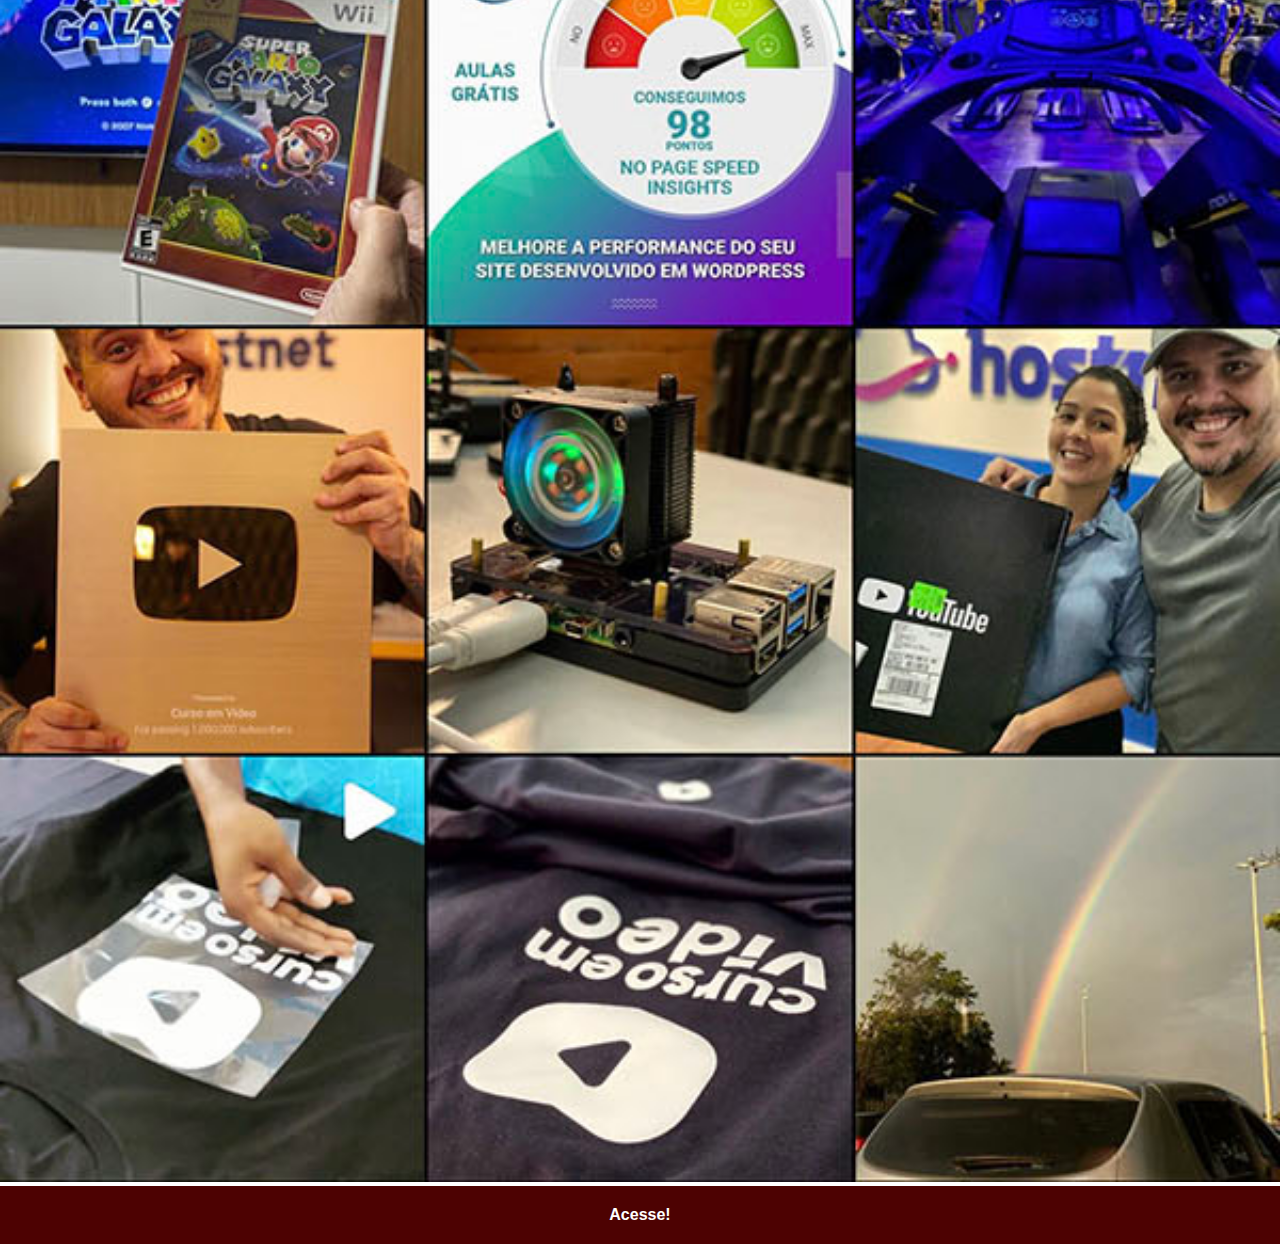
<file: instagram.html>
<!DOCTYPE html>
<html lang="pt-br">
<head>
    <meta charset="UTF-8">
    <meta http-equiv="X-UA-Compatible" content="IE=edge">
    <meta name="viewport" content="width=device-width, initial-scale=1.0">
    <title>Instagram</title>
    <link rel="stylesheet" href="estilos/social.css">
</head>
<body>
    <img src="imagens/tela-instagram.jpg" alt="Tela do Instagram"><a href="https://instagram.com/gustavoguanabara" target="_blank">Acesse!</a>
</body>
</html>
</file>
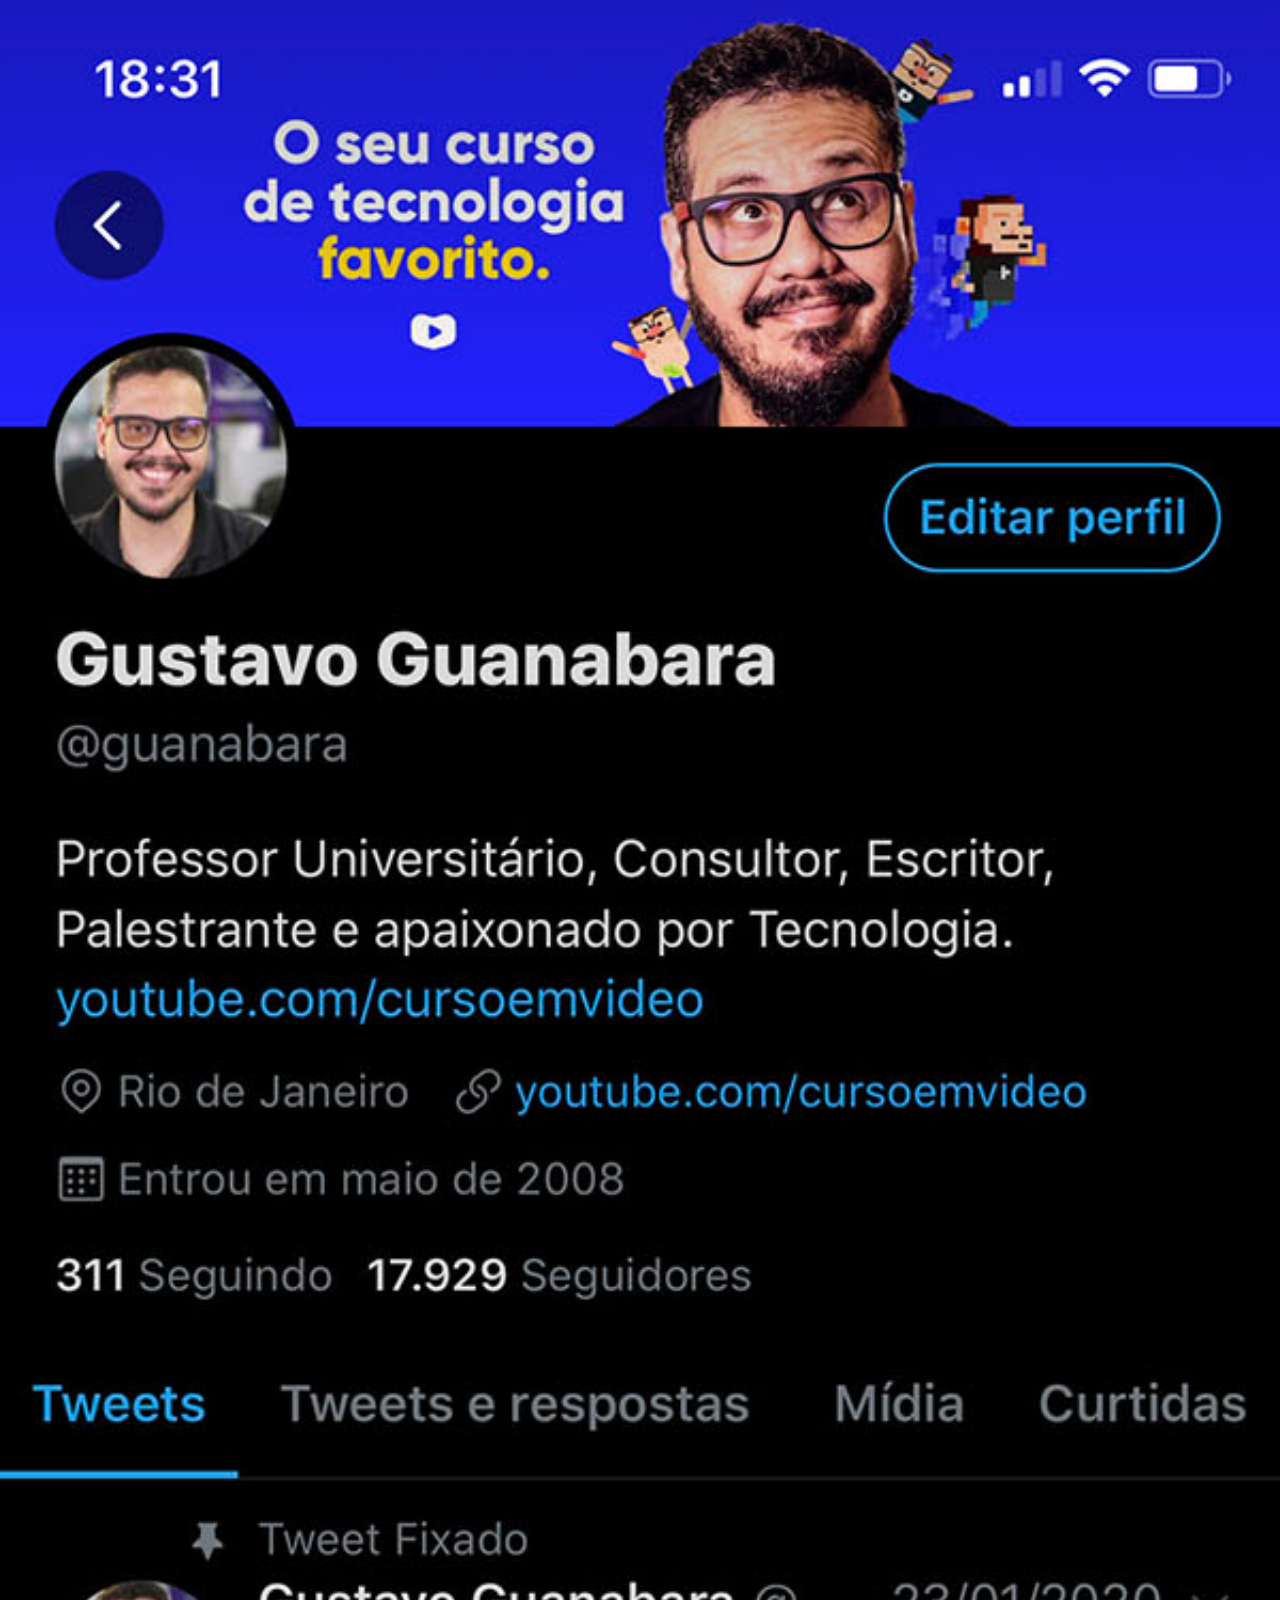
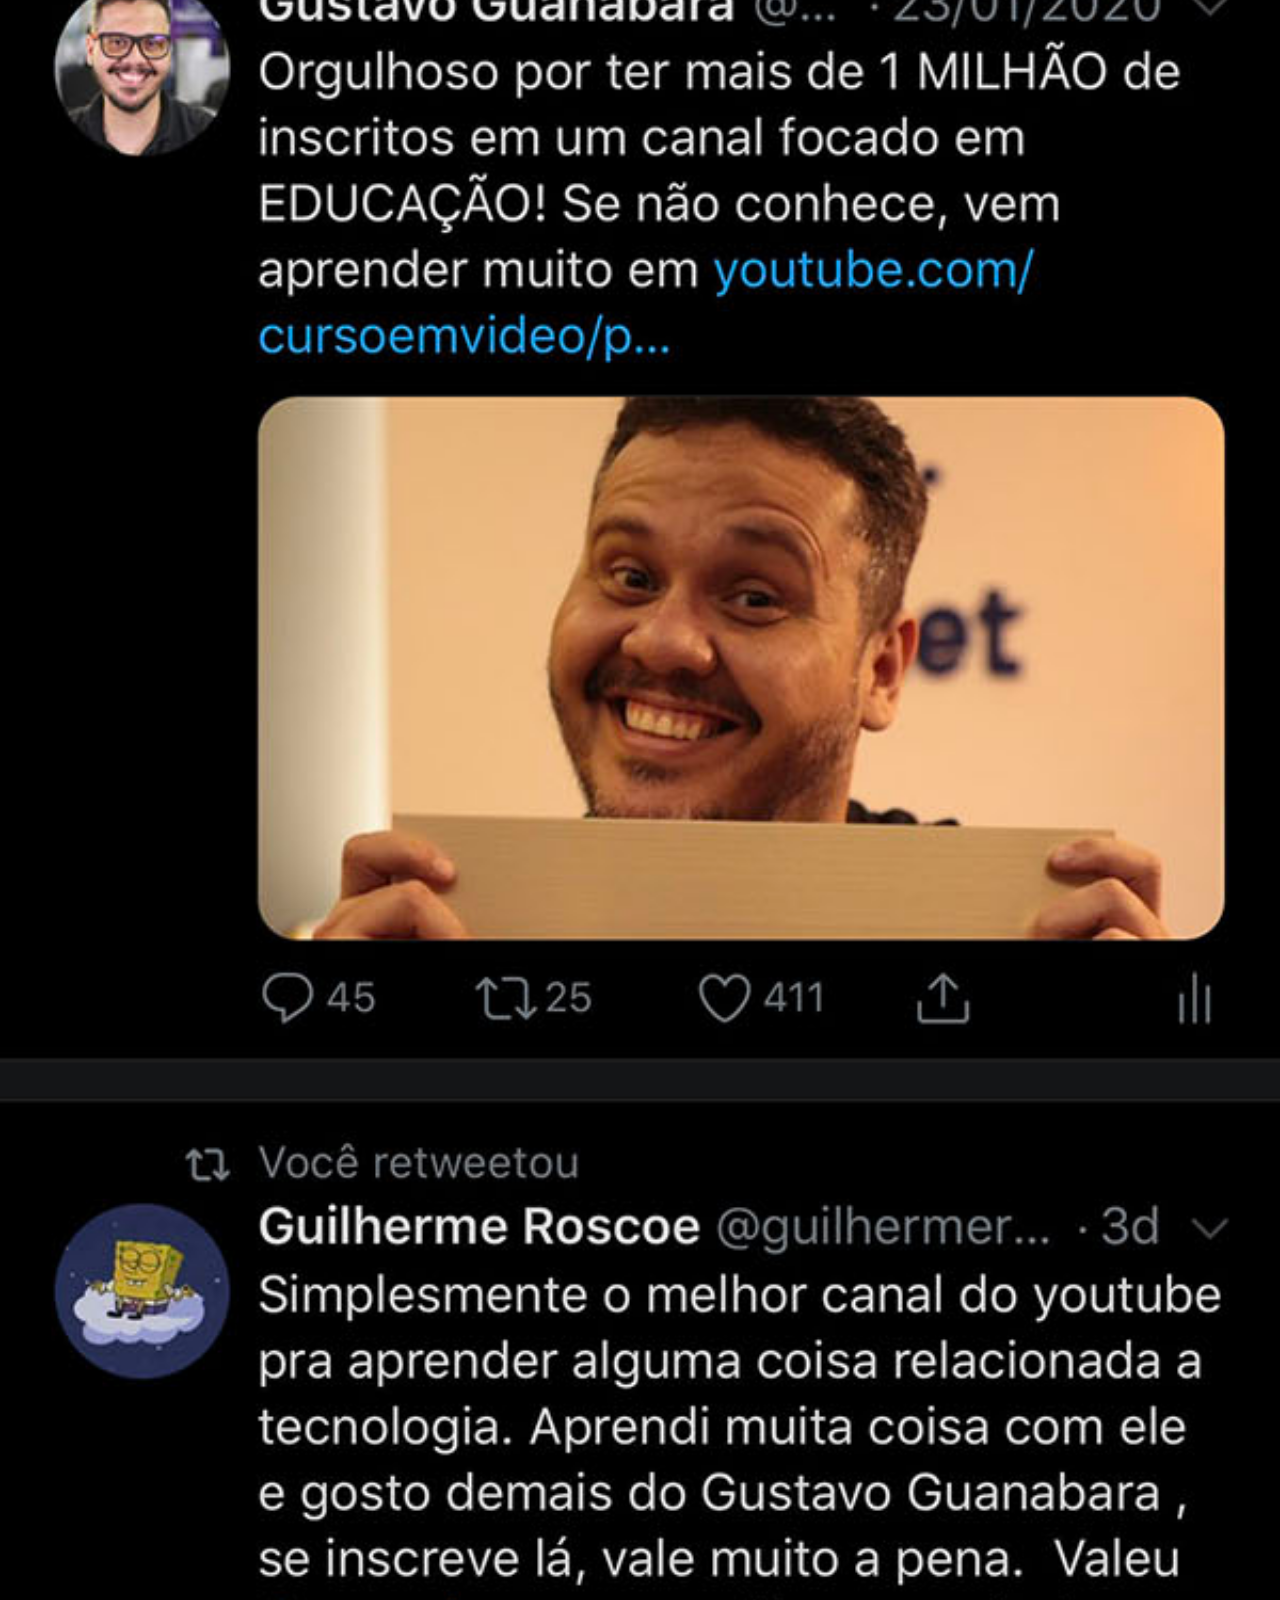
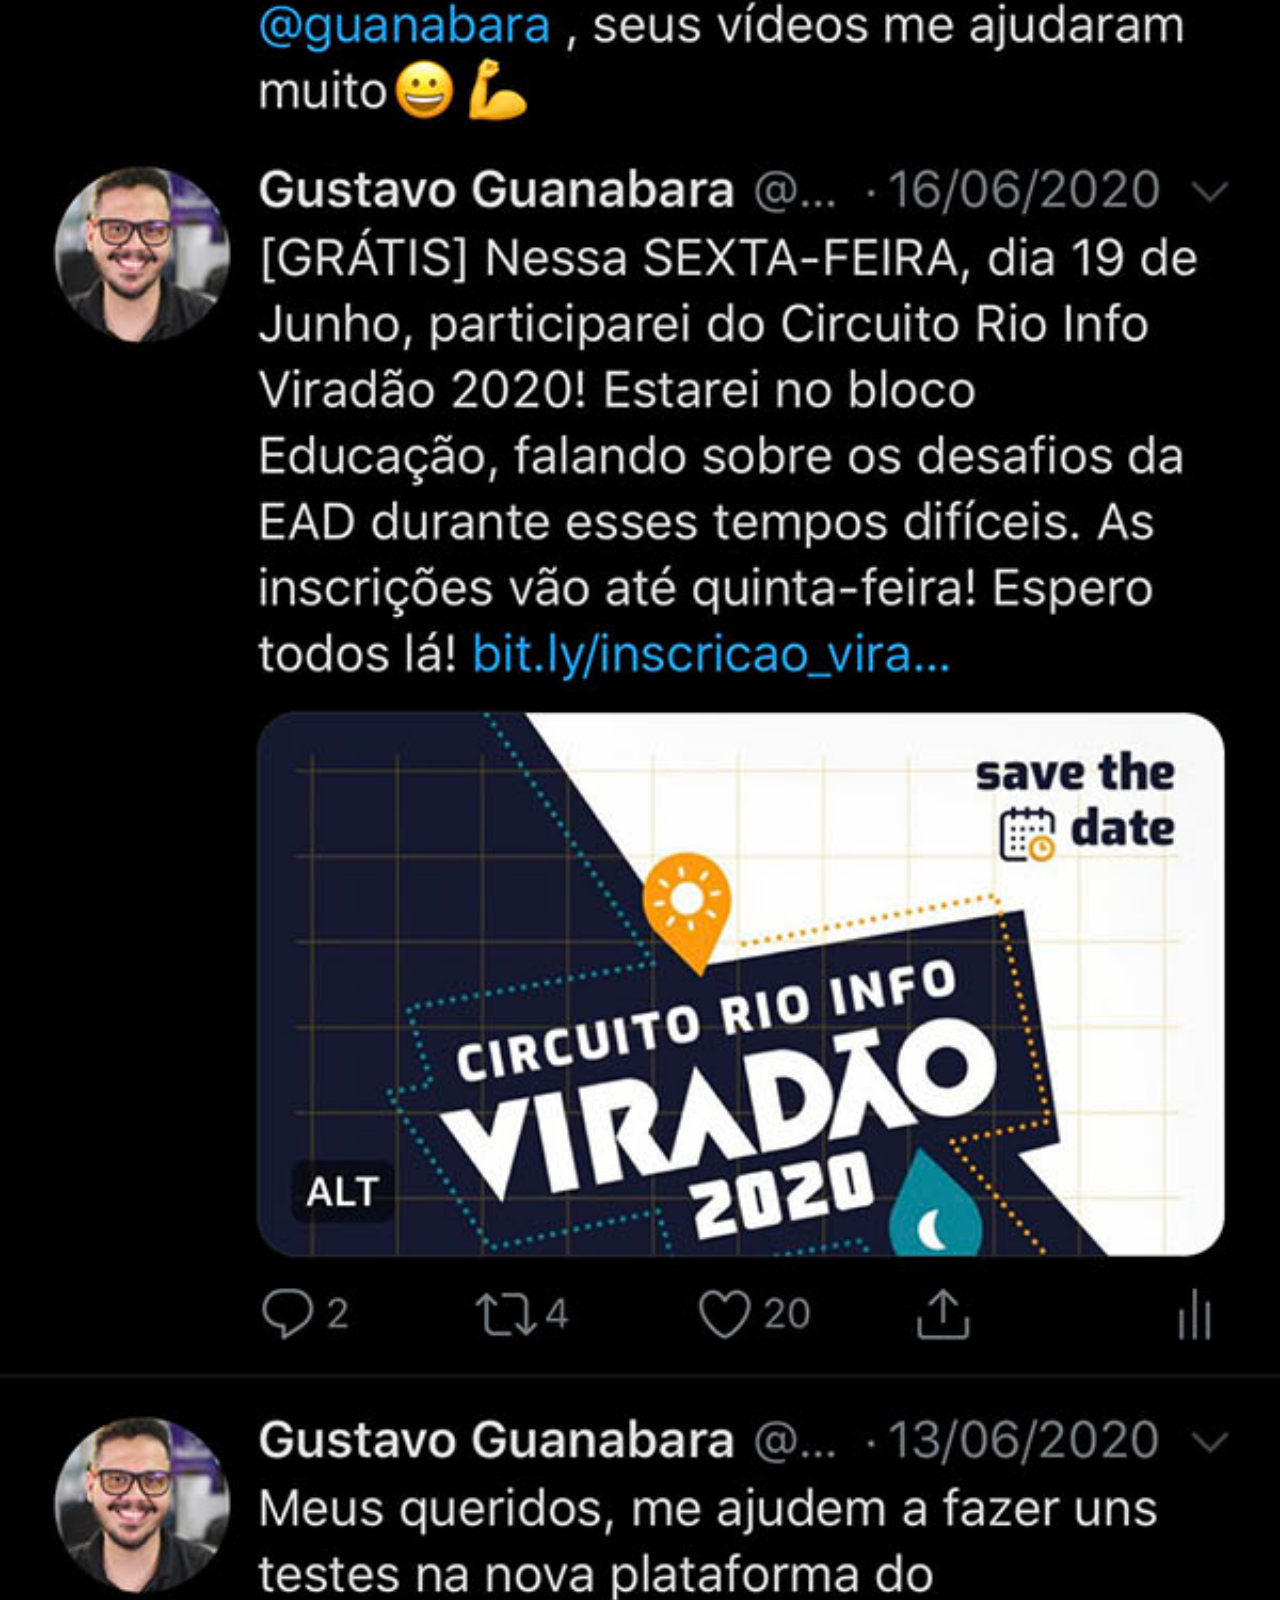
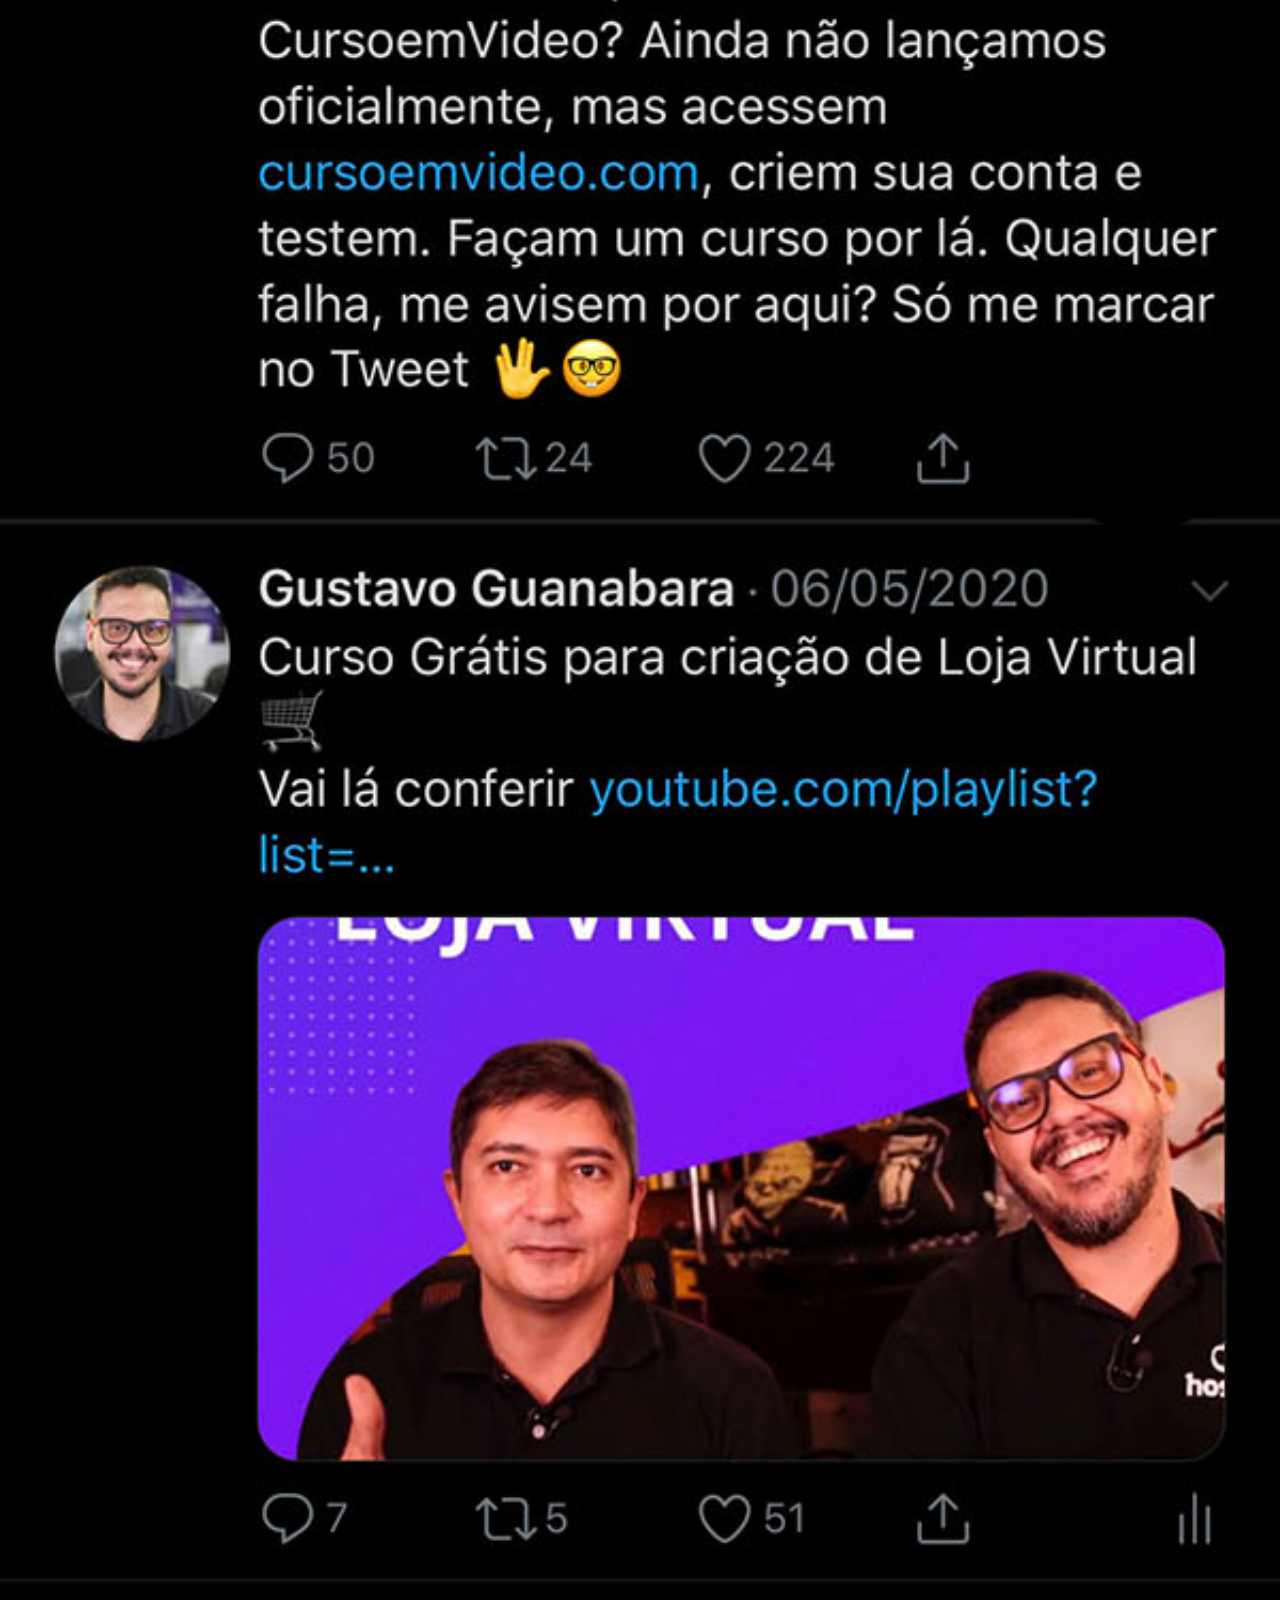
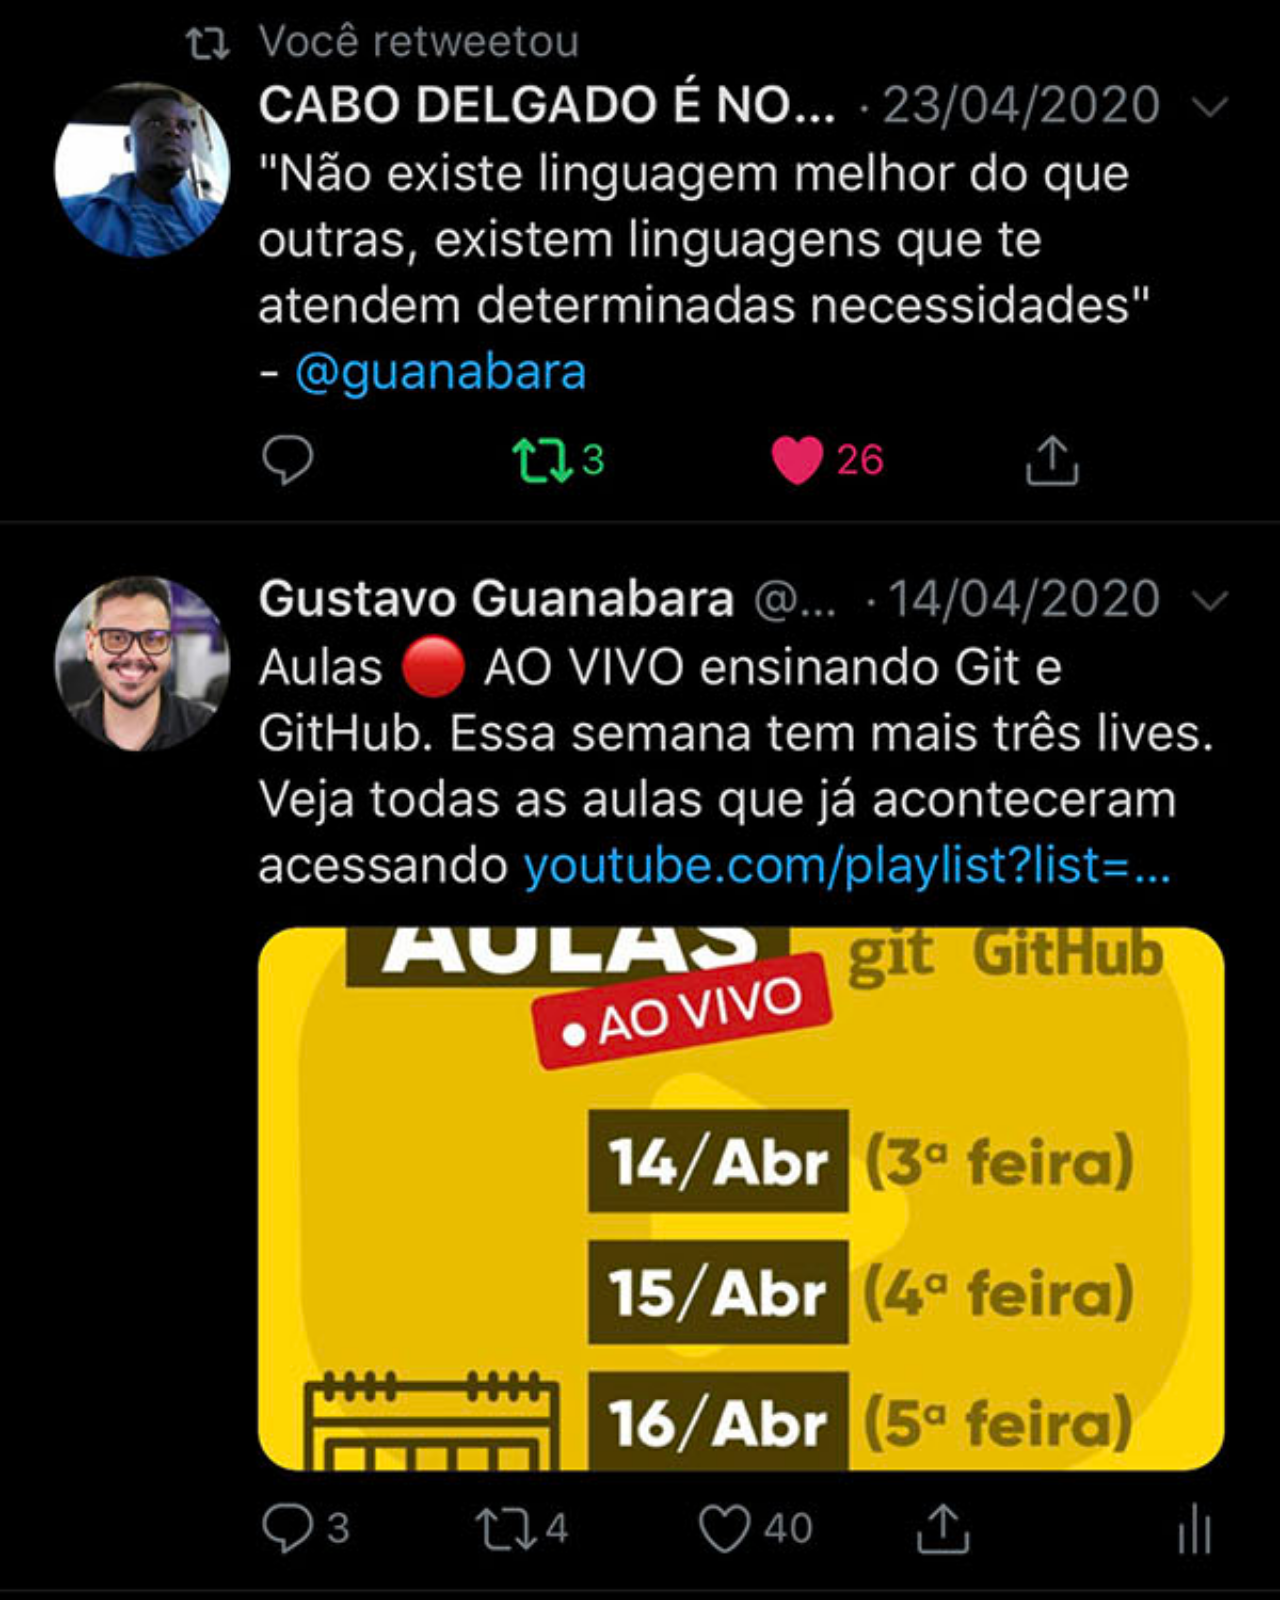
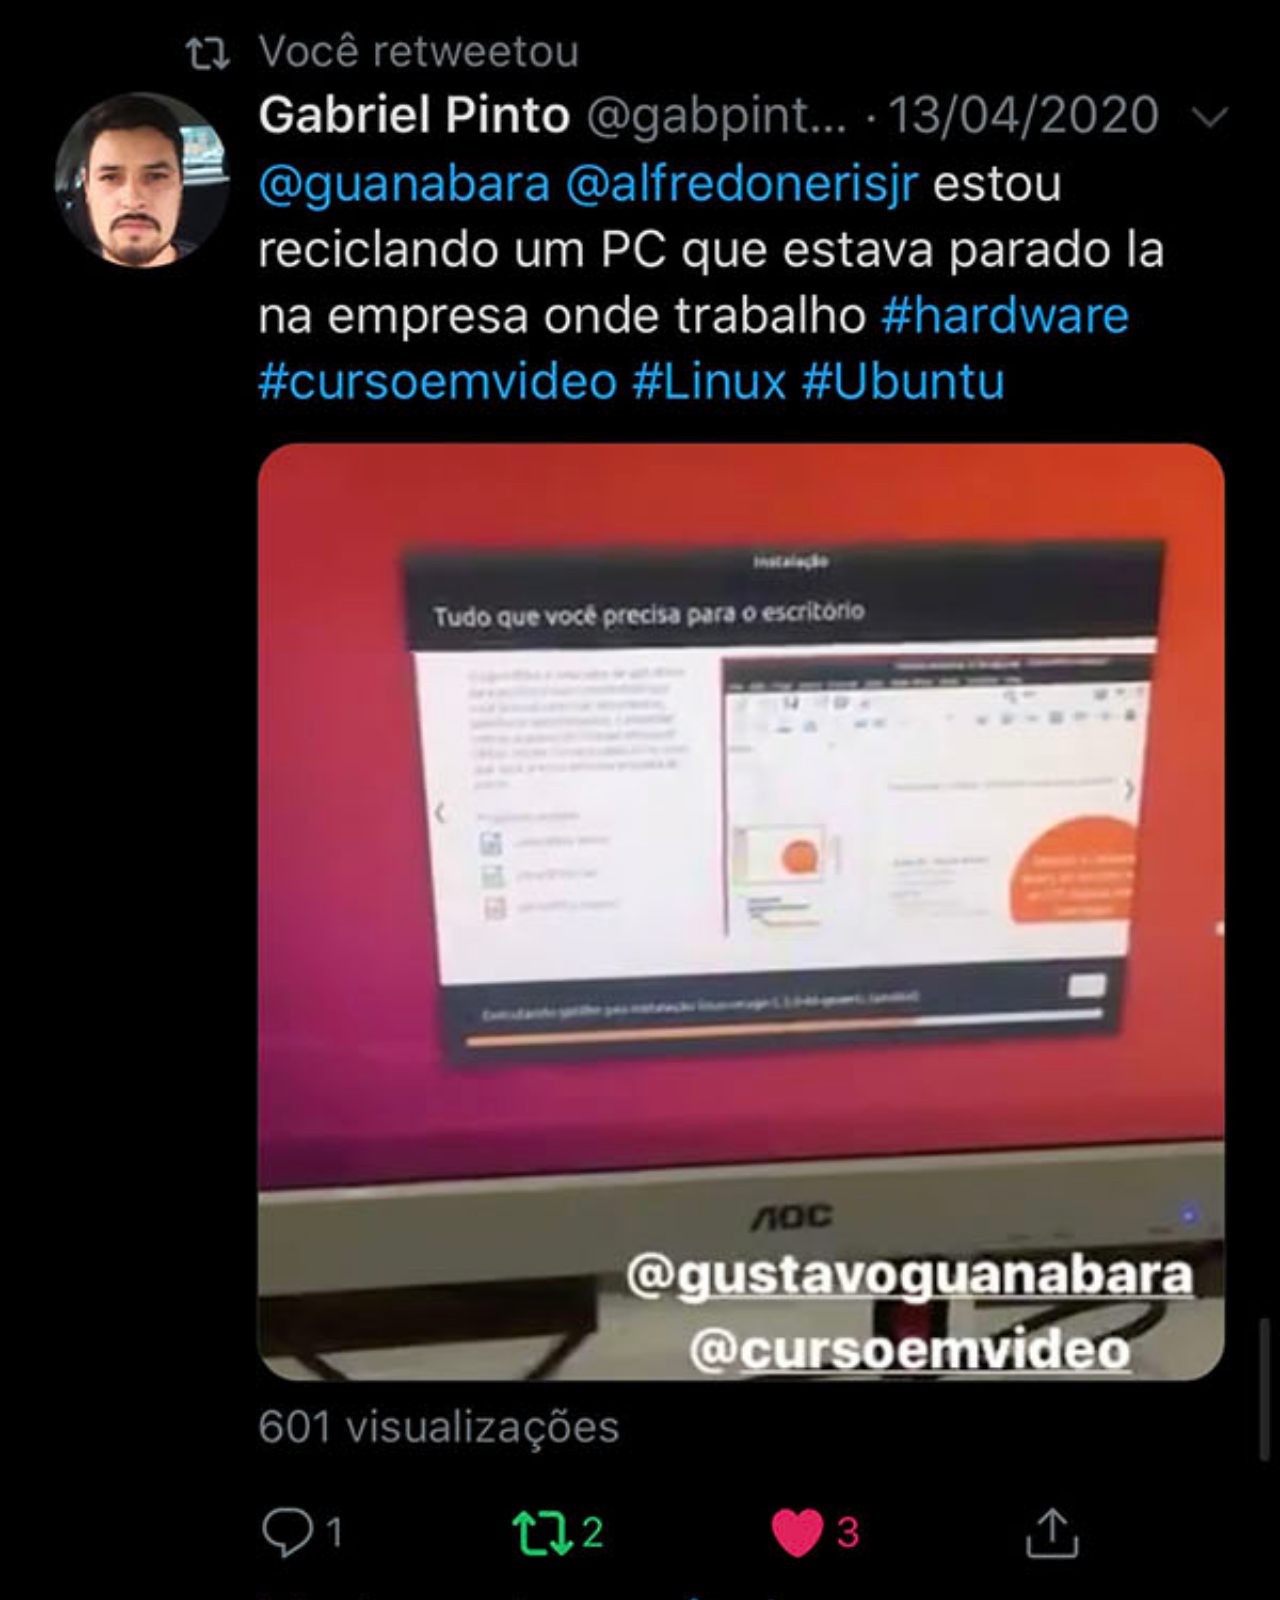
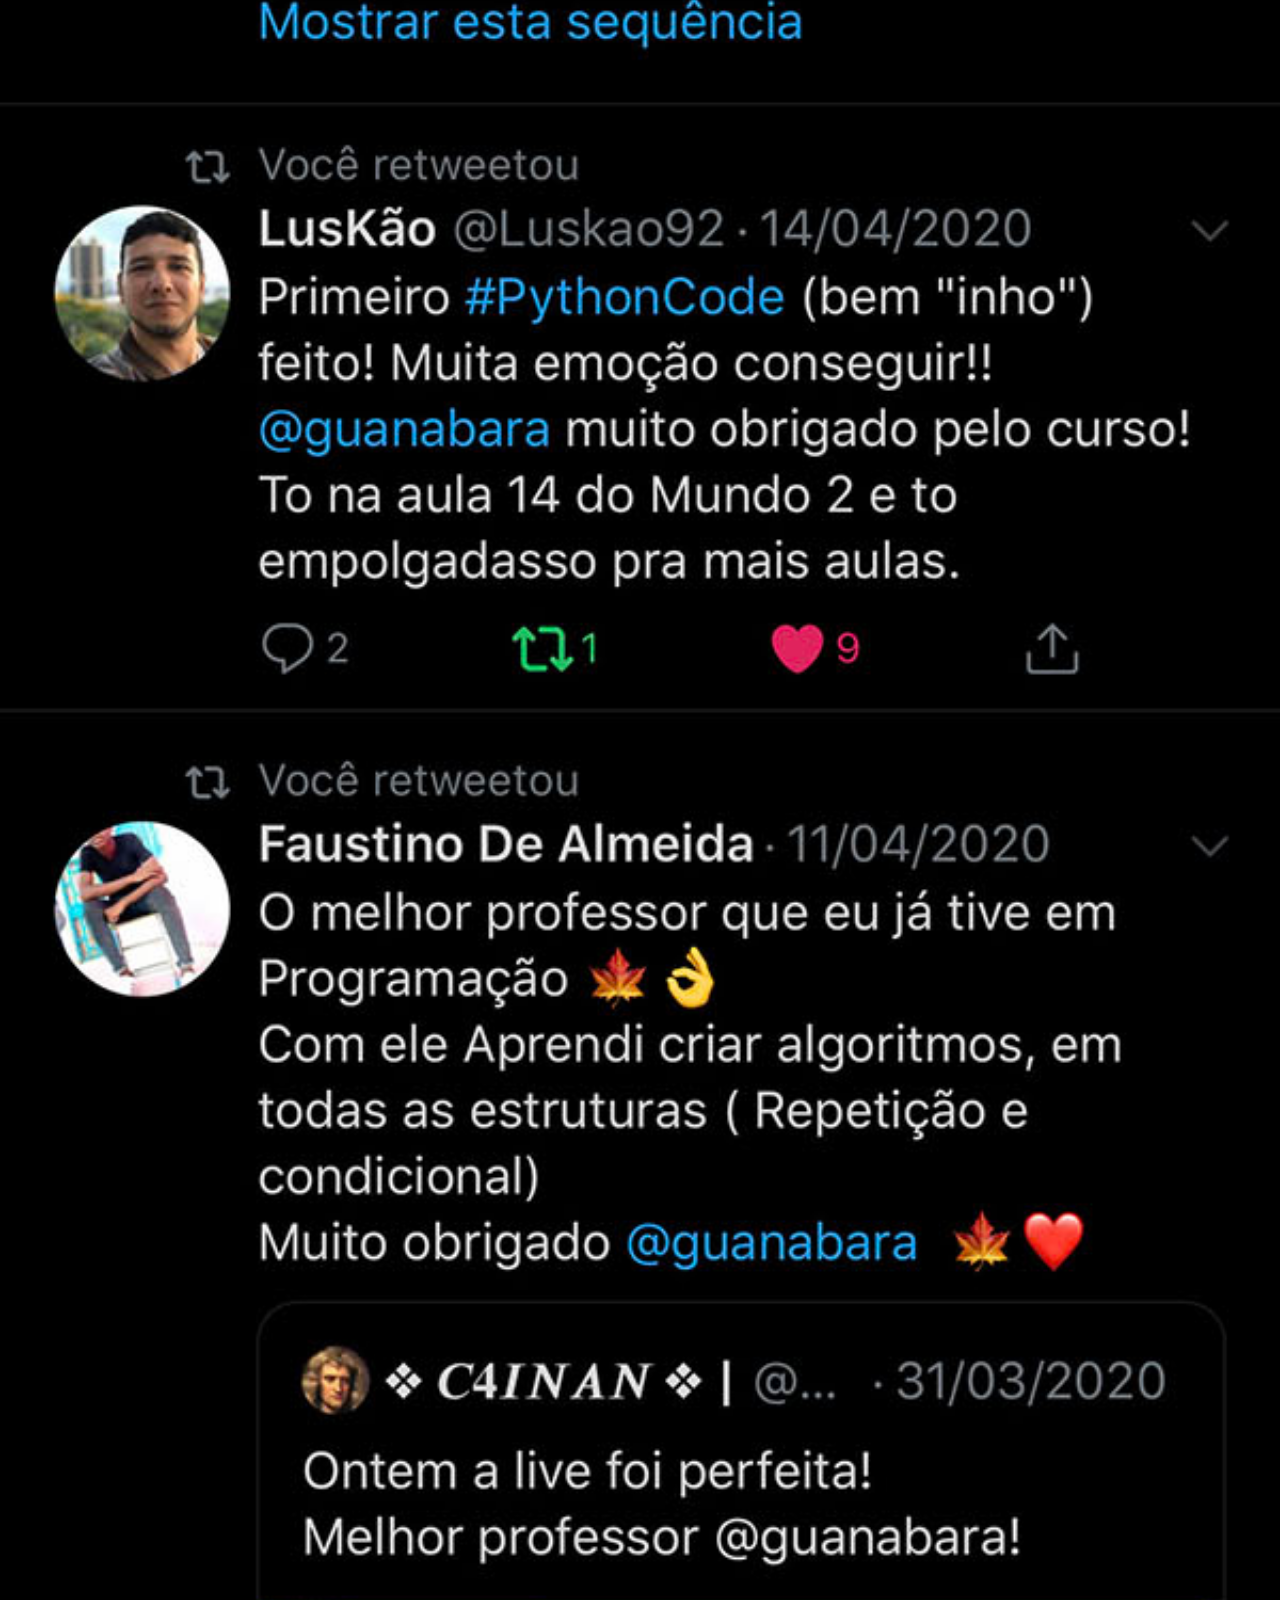
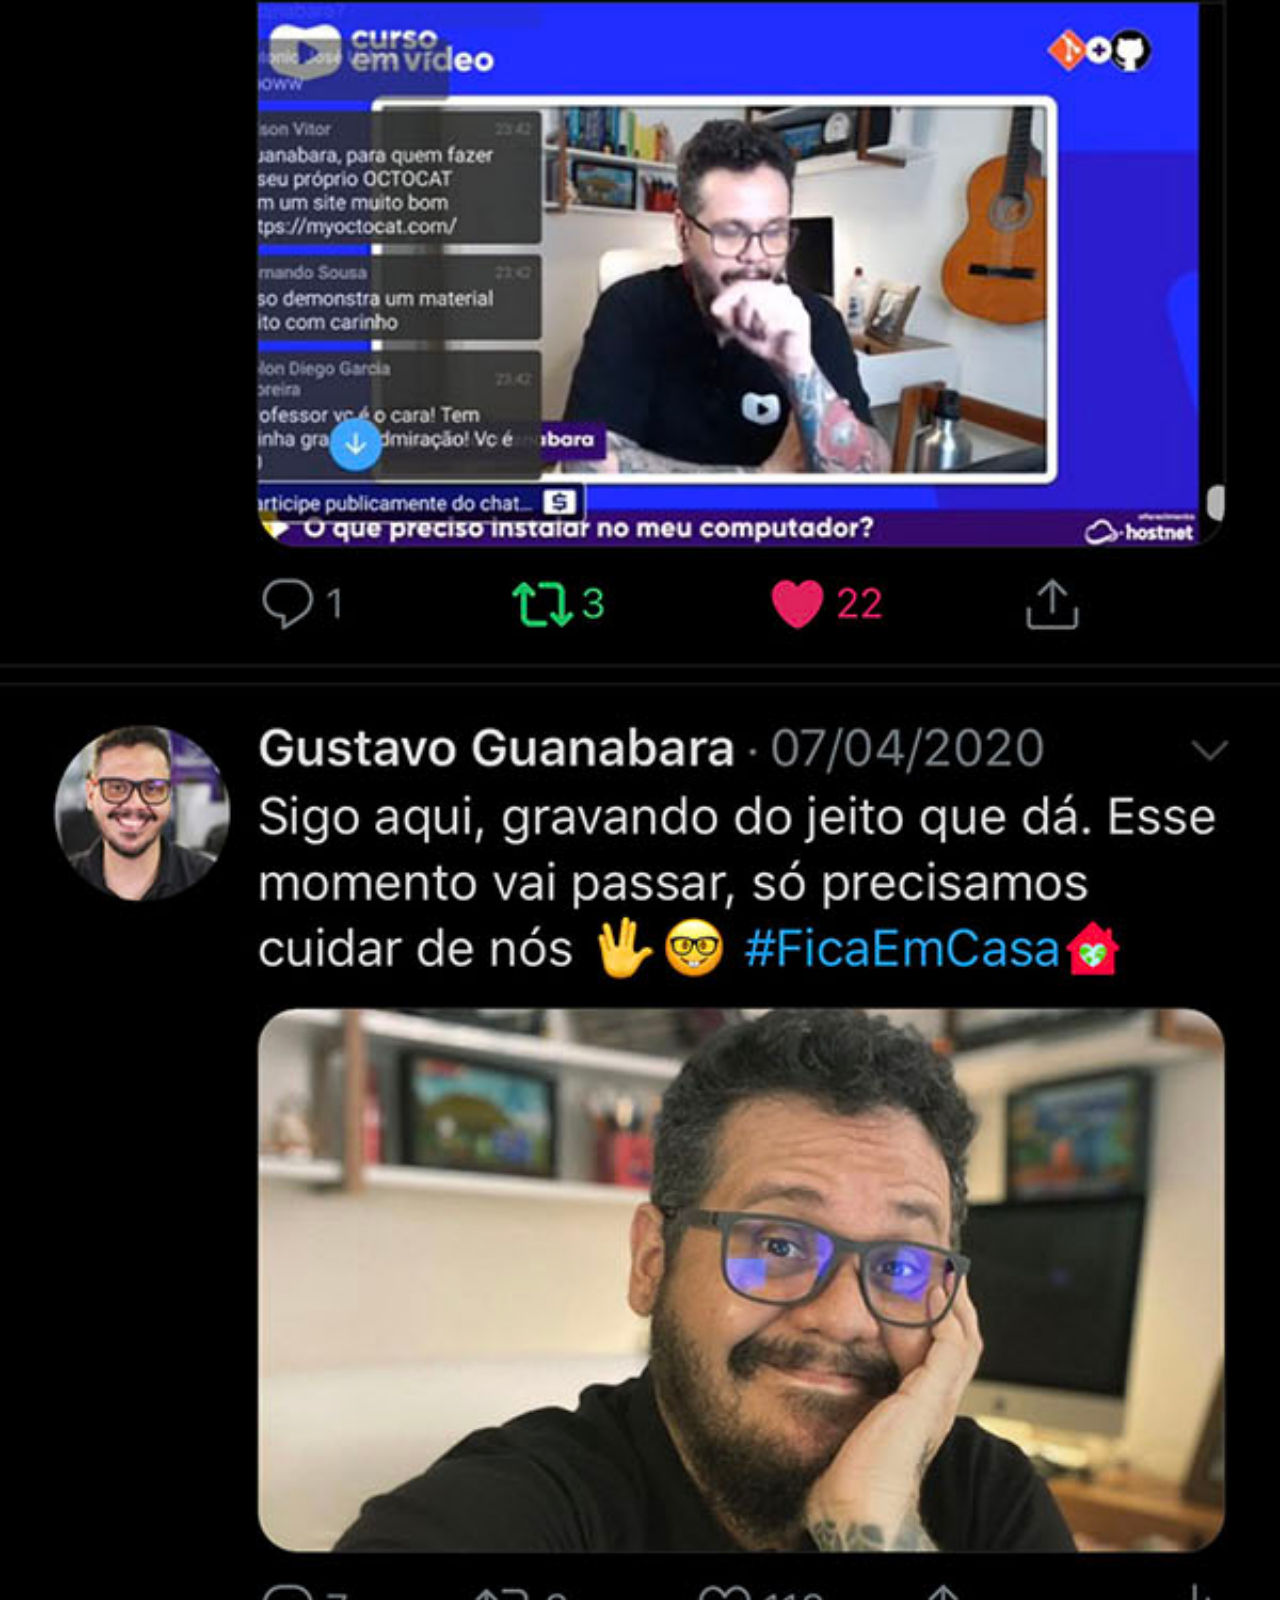
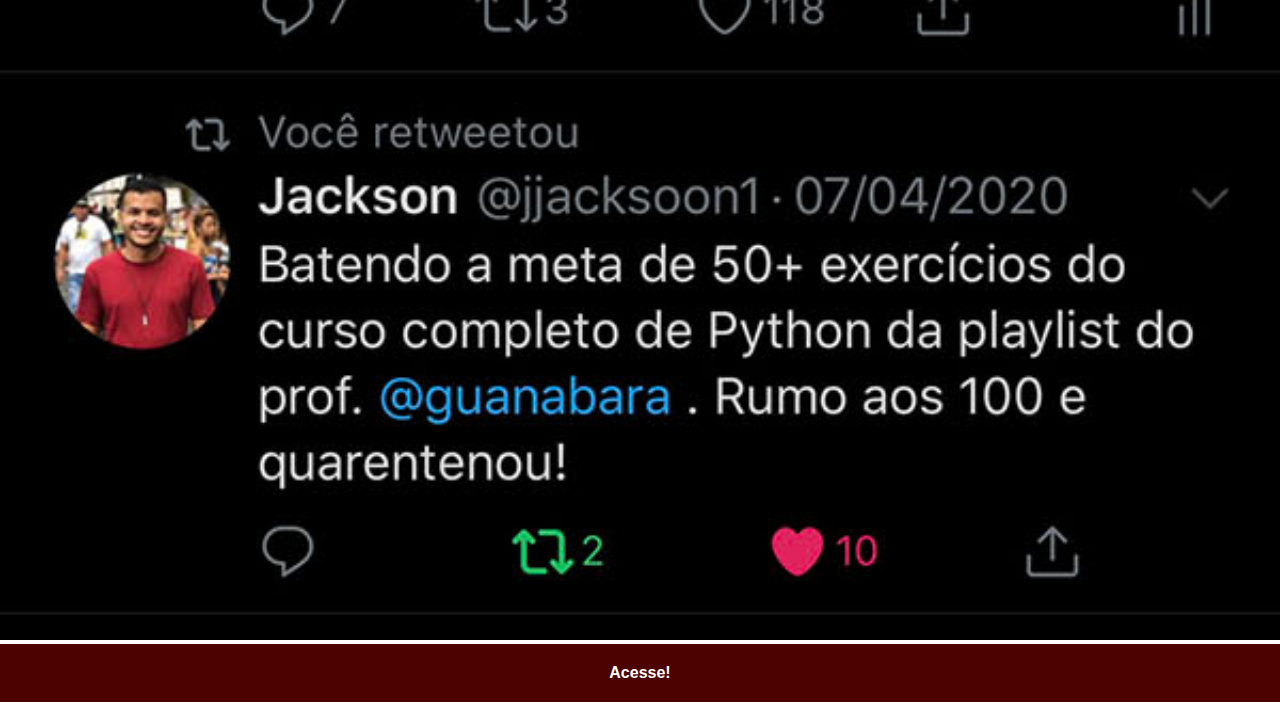
<file: twitter.html>
<!DOCTYPE html>
<html lang="pt-br">
<head>
    <meta charset="UTF-8">
    <meta http-equiv="X-UA-Compatible" content="IE=edge">
    <meta name="viewport" content="width=device-width, initial-scale=1.0">
    <title>Twitter</title>
    <link rel="stylesheet" href="estilos/social.css">
</head>
<body>
    <img src="imagens/tela-twitter.jpg" alt="Tela do Twitter"><a href="https://twitter.com/guanabara" target="_blank">Acesse!</a>
</body>
</html>
</file>
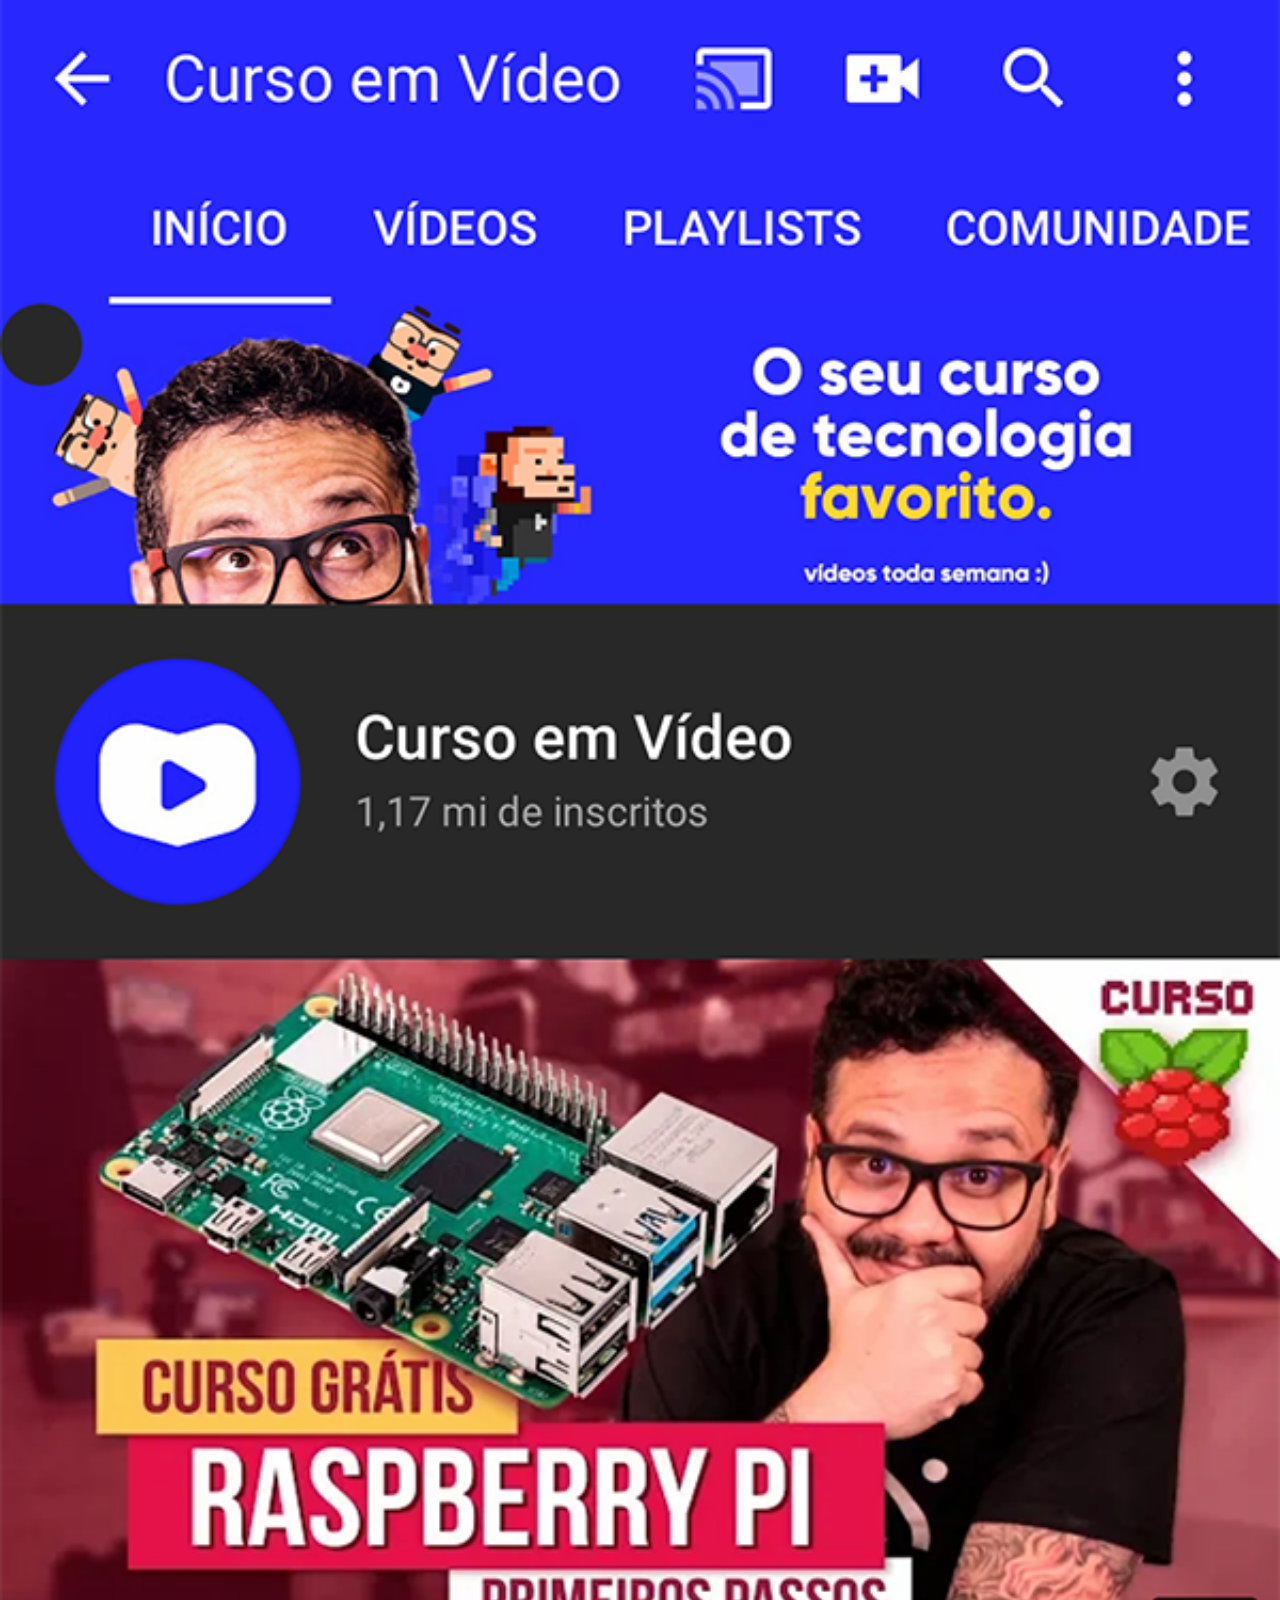
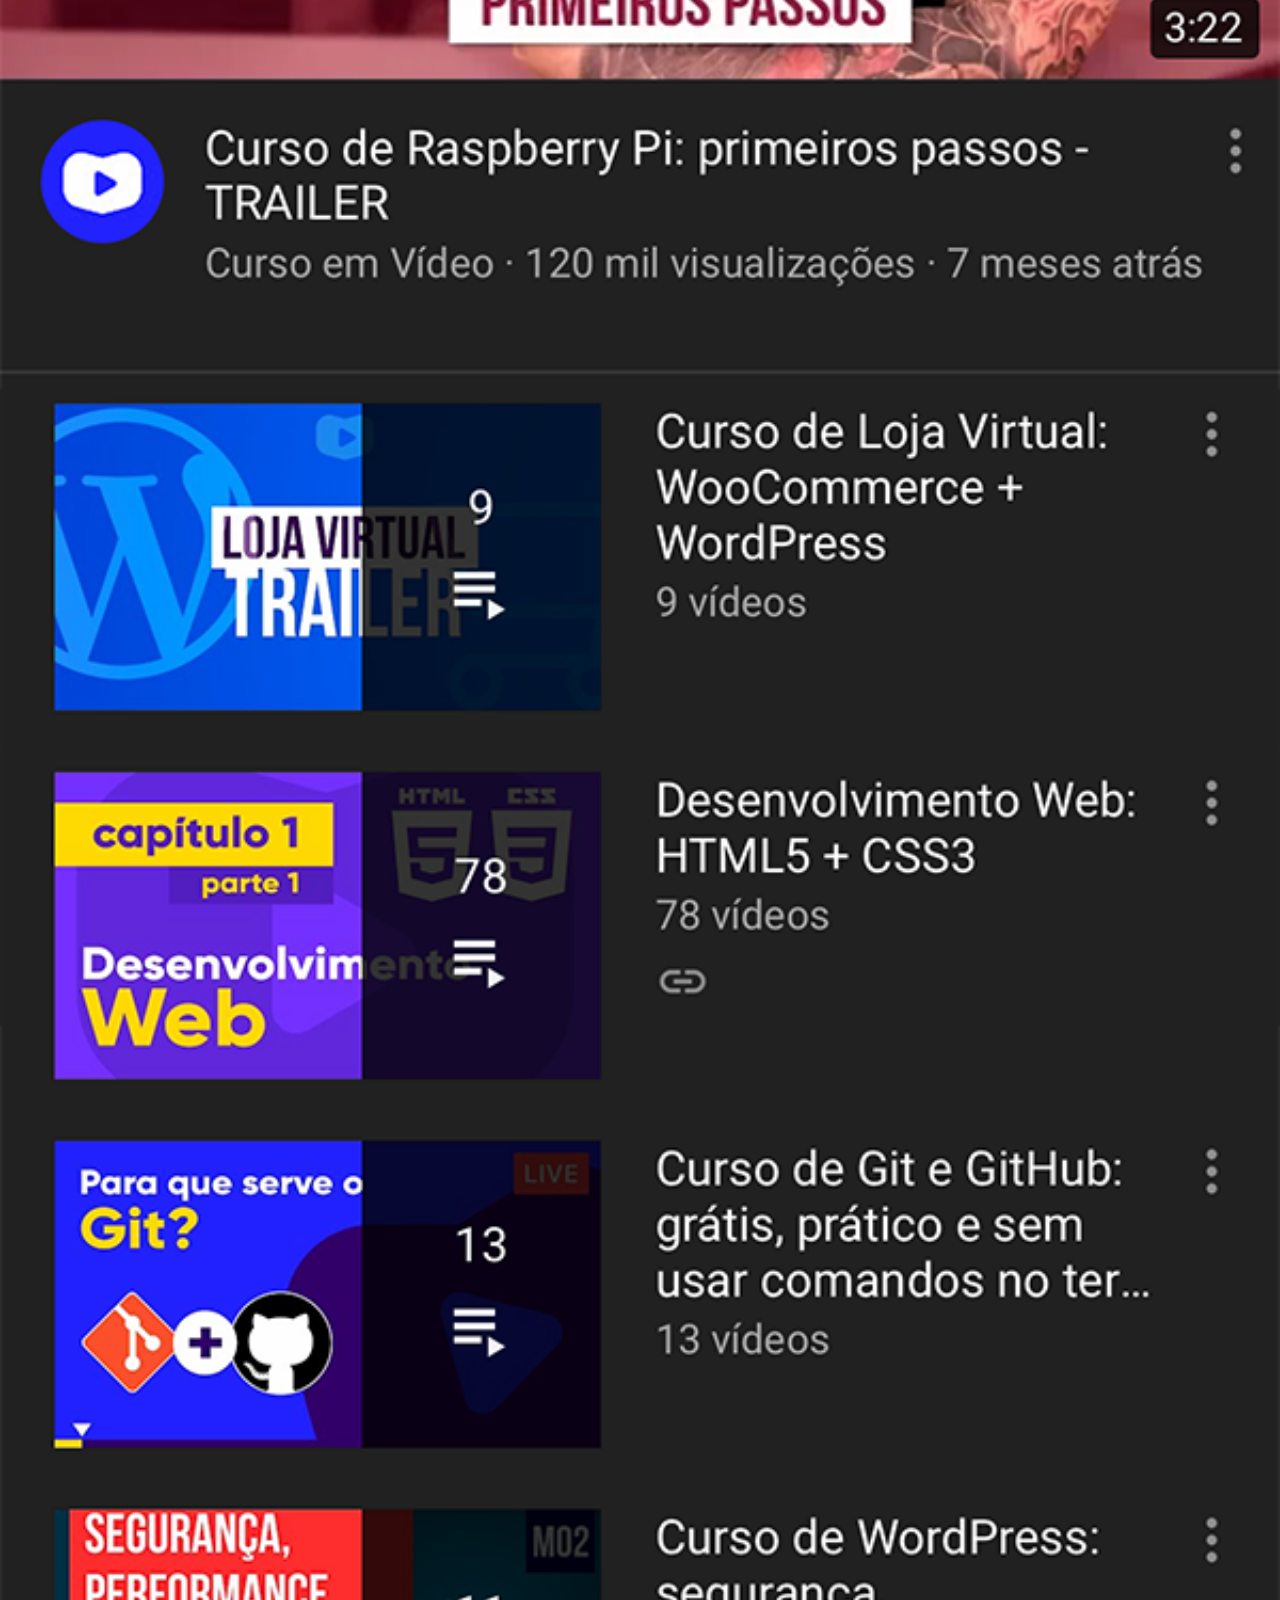
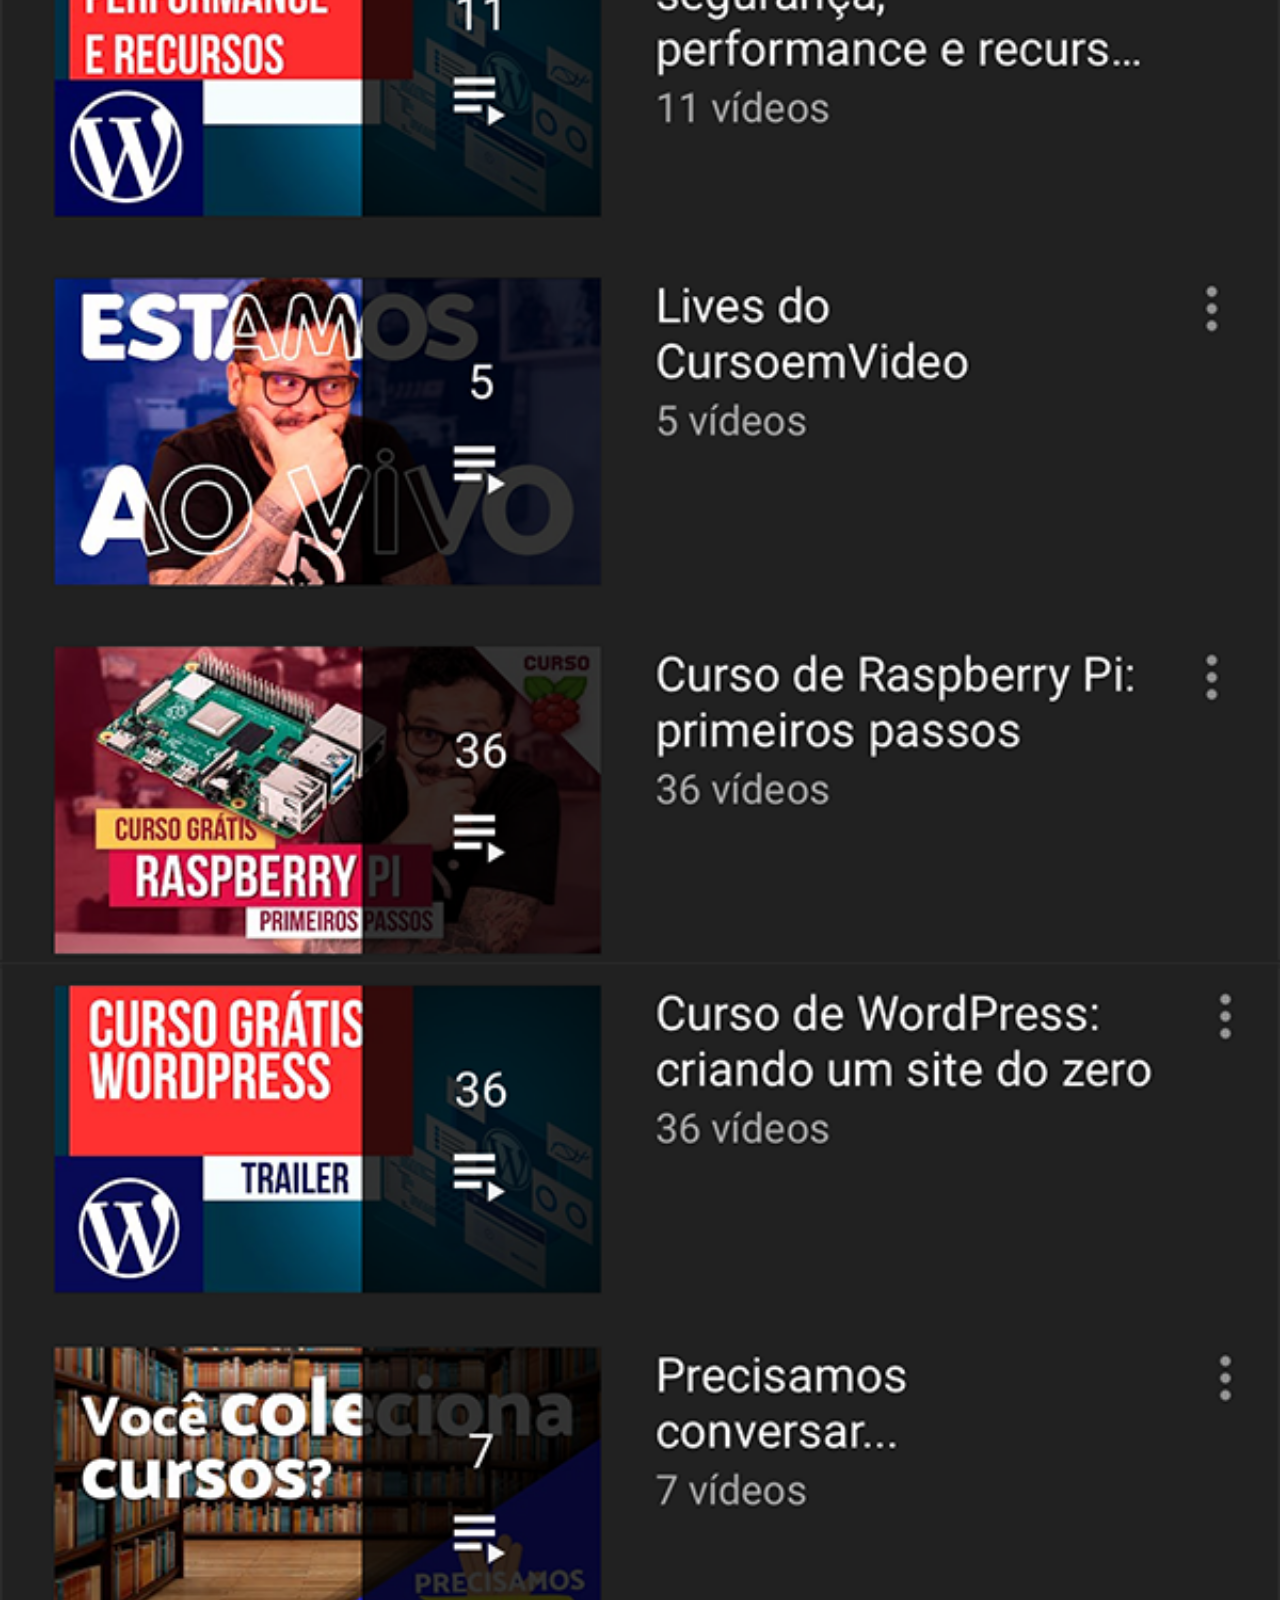
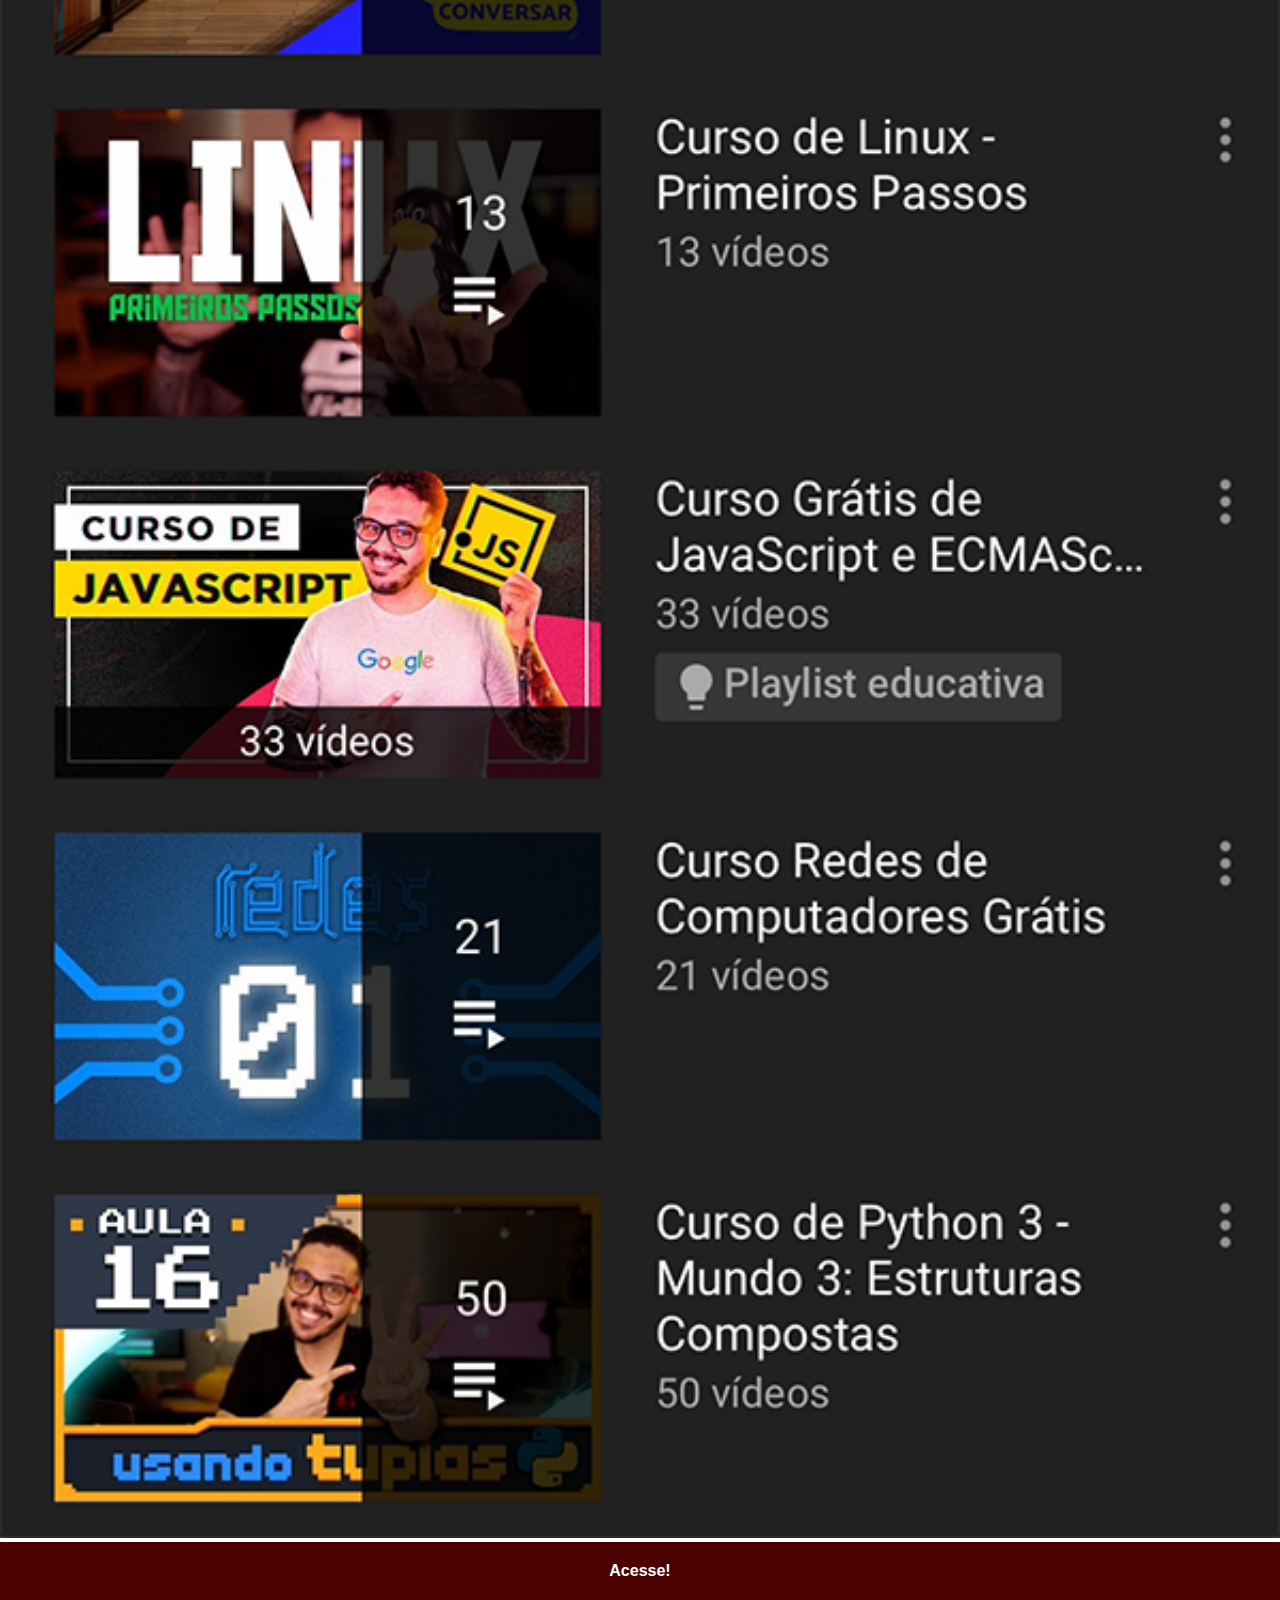
<file: youtube.html>
<!DOCTYPE html>
<html lang="pt-br">
<head>
    <meta charset="UTF-8">
    <meta http-equiv="X-UA-Compatible" content="IE=edge">
    <meta name="viewport" content="width=device-width, initial-scale=1.0">
    <title>Youtube</title>
    <link rel="stylesheet" href="estilos/social.css">
</head>
<body>
    <img src="imagens/tela-youtube.png" alt="Tela do Youtube"><a href="https://www.youtube.com/cursoemvideo" target="_blank">Acesse!</a>
</body>
</html>
</file>
<file: estilos/style.css>
@charset "UTF-8";

* {
    margin: 0px;
    padding: 0px;
    font-family: Arial, Helvetica, sans-serif;
}

html, body {
    height: 100vh;
    width: 100vw;
    background-color: black;
}

body {
    background: url('../imagens/fundo-madeira.jpg') top center;
    background-size: cover;
    background-attachment: fixed;
}

main {
    position: relative;
    height: 100vh;
}

section#telefone {
    position: absolute;
    top: 50%;
    left: 50%;
    transform: translate(-50%, -50%);
    
    height: 627px;
    width: 311px;
    background: url('../imagens/frame-iphone.png') no-repeat; 
}

iframe#tela {
    position: relative;
    top: 80px;
    left: 22px;
    width: 269px;
    height: 471px;
}

section#redes-sociais {
    text-align: right;
}

section#redes-sociais img {
    width: 50px;
    margin: 10px;
    border-radius: 50%;
    box-shadow: 2px 2px 5px rgba(0, 0, 0, 0.473);
    box-sizing: border-box;
}

section#redes-sociais img:hover {
    border: 2px solid rgba(255, 255, 255, 0.582);
    transform: translate(-3px, -3px);
    box-shadow: 5px 5px 10px rgba(0, 0, 0, 0.507);
    transition: transform .5s, border 1s;
}
</file>
<file: estilos/social.css>
@charset "UTF-8";

* { 
    margin: 0px;
    padding: 0px;
    font-family: Arial, Helvetica, sans-serif;
}

::-webkit-scrollbar {
    width: 0px;
    height: 0px;
}
img {
    width: 100vw;

}
a {
    display: block;
    background-color: rgb(77, 2, 2);
    padding: 20px;
    text-align: center;
    font-weight: bolder;
    text-decoration: none;
    color: white;
}

a:hover {
    background-color: rgb(199, 9, 9);
}
</file>
